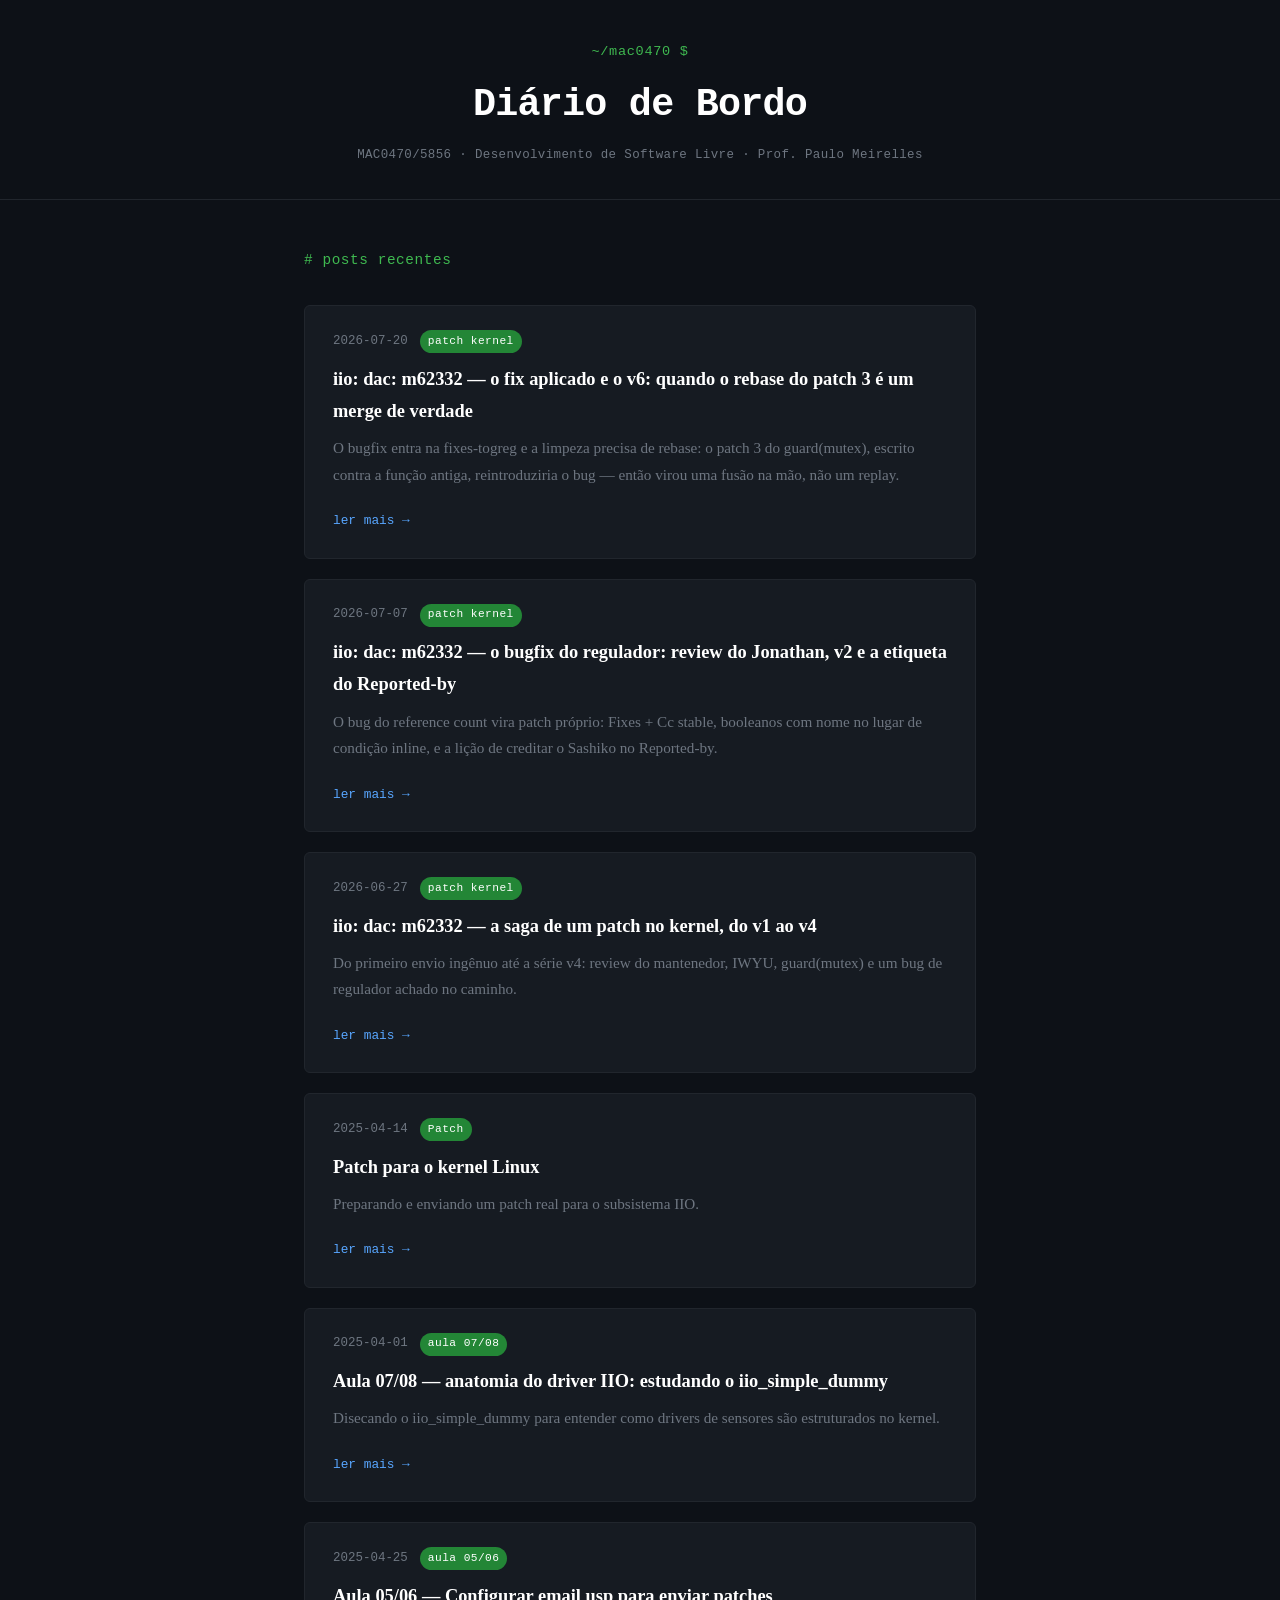
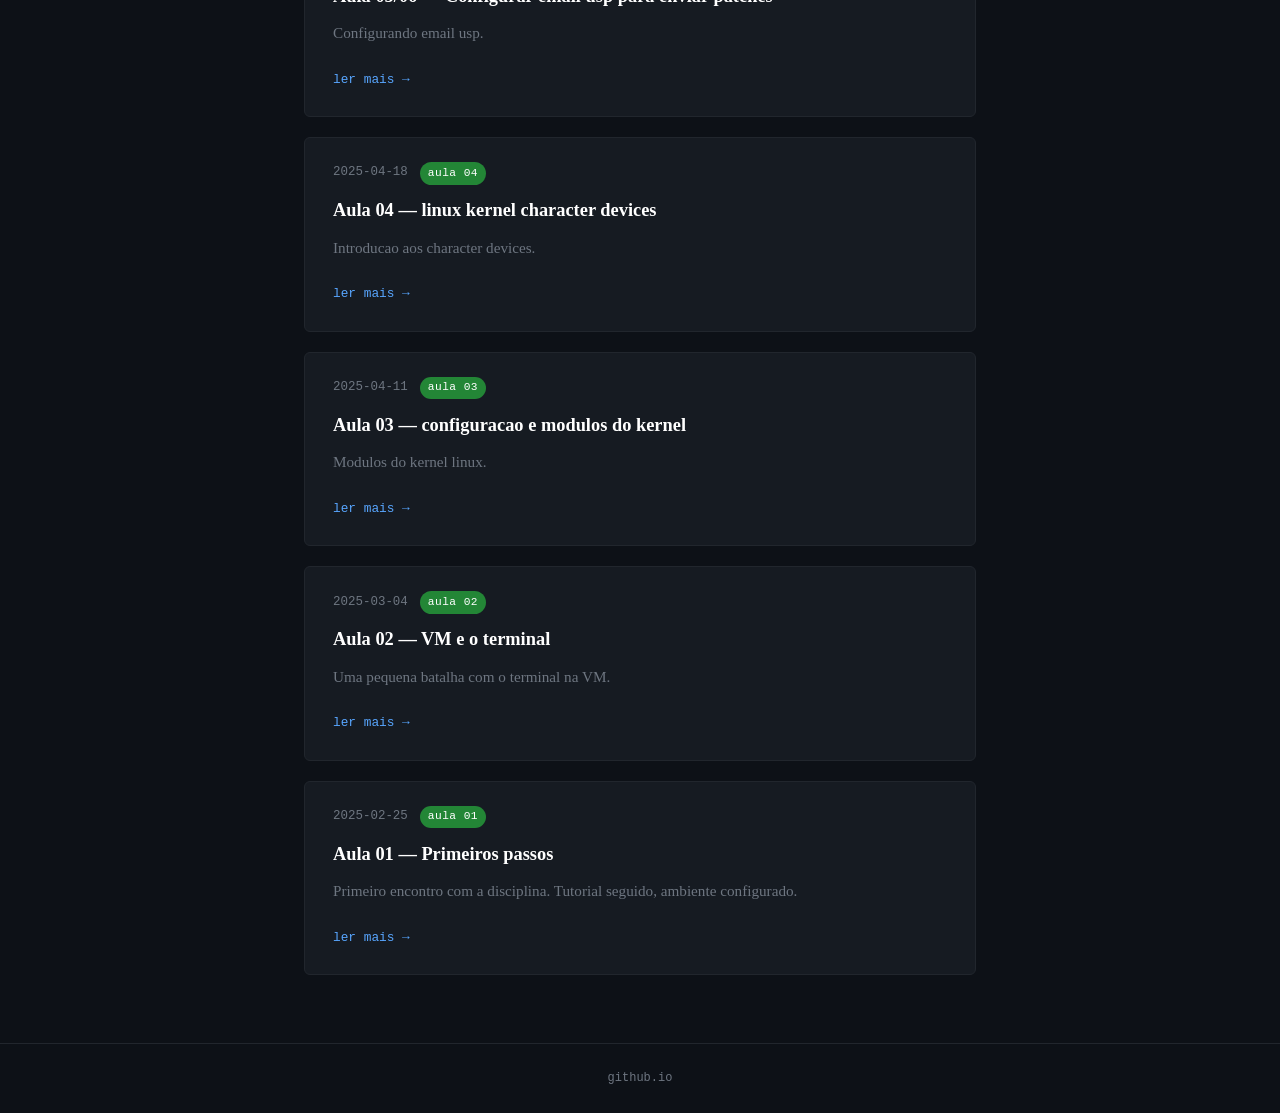
<file: index.html>
<!DOCTYPE html>
<html lang="pt-BR">
<head>
  <meta charset="UTF-8" />
  <meta name="viewport" content="width=device-width, initial-scale=1.0"/>
  <title>Blog — MAC0470/5856</title>
  <link rel="stylesheet" href="style.css" />
</head>
<body>
  <header>
    <div class="header-inner">
      <span class="prompt">~/mac0470 $</span>
      <h1>Diário de Bordo</h1>
      <p class="subtitle">MAC0470/5856 · Desenvolvimento de Software Livre · Prof. Paulo Meirelles</p>
    </div>
  </header>
  <main>
    <section class="posts">
      <h2 class="section-title"># posts recentes</h2>

      <article class="post-card">
        <div class="post-meta">
          <span class="date">2026-07-20</span>
          <span class="tag">patch kernel</span>
        </div>
        <h3><a href="posts/patch-m62332-v6.html">iio: dac: m62332 — o fix aplicado e o v6: quando o rebase do patch 3 é um merge de verdade</a></h3>
        <p class="excerpt">O bugfix entra na fixes-togreg e a limpeza precisa de rebase: o patch 3 do guard(mutex), escrito contra a função antiga, reintroduziria o bug — então virou uma fusão na mão, não um replay.</p>
        <a href="posts/patch-m62332-v6.html" class="read-more">ler mais →</a>
      </article>

      <article class="post-card">
        <div class="post-meta">
          <span class="date">2026-07-07</span>
          <span class="tag">patch kernel</span>
        </div>
        <h3><a href="posts/patch-m62332-fix.html">iio: dac: m62332 — o bugfix do regulador: review do Jonathan, v2 e a etiqueta do Reported-by</a></h3>
        <p class="excerpt">O bug do reference count vira patch próprio: Fixes + Cc stable, booleanos com nome no lugar de condição inline, e a lição de creditar o Sashiko no Reported-by.</p>
        <a href="posts/patch-m62332-fix.html" class="read-more">ler mais →</a>
      </article>

      <article class="post-card">
        <div class="post-meta">
          <span class="date">2026-06-27</span>
          <span class="tag">patch kernel</span>
        </div>
        <h3><a href="posts/patch-m62332.html">iio: dac: m62332 — a saga de um patch no kernel, do v1 ao v4</a></h3>
        <p class="excerpt">Do primeiro envio ingênuo até a série v4: review do mantenedor, IWYU, guard(mutex) e um bug de regulador achado no caminho.</p>
        <a href="posts/patch-m62332.html" class="read-more">ler mais →</a>
      </article>

      <article class="post-card">
        <div class="post-meta">
          <span class="date">2025-04-14</span>
          <span class="tag">Patch</span>
        </div>
        <h3><a href="posts/patch-kernel.html">Patch para o kernel Linux</a></h3>
        <p class="excerpt">Preparando e enviando um patch real para o subsistema IIO.</p>
        <a href="posts/patch-kernel.html" class="read-more">ler mais →</a>
      </article>

      <article class="post-card">
        <div class="post-meta">
          <span class="date">2025-04-01</span>
          <span class="tag">aula 07/08</span>
        </div>
        <h3><a href="posts/aula07-08.html">Aula 07/08 — anatomia do driver IIO: estudando o iio_simple_dummy</a></h3>
        <p class="excerpt">Disecando o iio_simple_dummy para entender como drivers de sensores são estruturados no kernel.</p>
        <a href="posts/aula-07-08.html" class="read-more">ler mais →</a>
      </article>

      <article class="post-card">
        <div class="post-meta">
          <span class="date">2025-04-25</span>
          <span class="tag">aula 05/06</span>
        </div>
        <h3><a href="posts/aula-05-06.html">Aula 05/06 — Configurar email usp para enviar patches</a></h3>
        <p class="excerpt">Configurando email usp.</p>
        <a href="posts/aula-05-06.html" class="read-more">ler mais →</a>
      </article>

      <article class="post-card">
        <div class="post-meta">
          <span class="date">2025-04-18</span>
          <span class="tag">aula 04</span>
        </div>
        <h3><a href="posts/aula-04.html">Aula 04 — linux kernel character devices</a></h3>
        <p class="excerpt">Introducao aos character devices.</p>
        <a href="posts/aula-04.html" class="read-more">ler mais →</a>
      </article>

      <article class="post-card">
        <div class="post-meta">
          <span class="date">2025-04-11</span>
          <span class="tag">aula 03</span>
        </div>
        <h3><a href="posts/aula-03.html">Aula 03 — configuracao e modulos do kernel</a></h3>
        <p class="excerpt">Modulos do kernel linux.</p>
        <a href="posts/aula-03.html" class="read-more">ler mais →</a>
      </article>

      <article class="post-card">
        <div class="post-meta">
          <span class="date">2025-03-04</span>
          <span class="tag">aula 02</span>
        </div>
        <h3><a href="posts/aula-02.html">Aula 02 — VM e o terminal</a></h3>
        <p class="excerpt">Uma pequena batalha com o terminal na VM.</p>
        <a href="posts/aula-02.html" class="read-more">ler mais →</a>
      </article>

      <article class="post-card">
        <div class="post-meta">
          <span class="date">2025-02-25</span>
          <span class="tag">aula 01</span>
        </div>
        <h3><a href="posts/aula-01.html">Aula 01 — Primeiros passos</a></h3>
        <p class="excerpt">Primeiro encontro com a disciplina. Tutorial seguido, ambiente configurado.</p>
        <a href="posts/aula-01.html" class="read-more">ler mais →</a>
      </article>

    </section>
  </main>
  <footer>
    <p><a href="https://github.com" target="_blank">github.io</a></p>
  </footer>
</body>
</html>
</file>
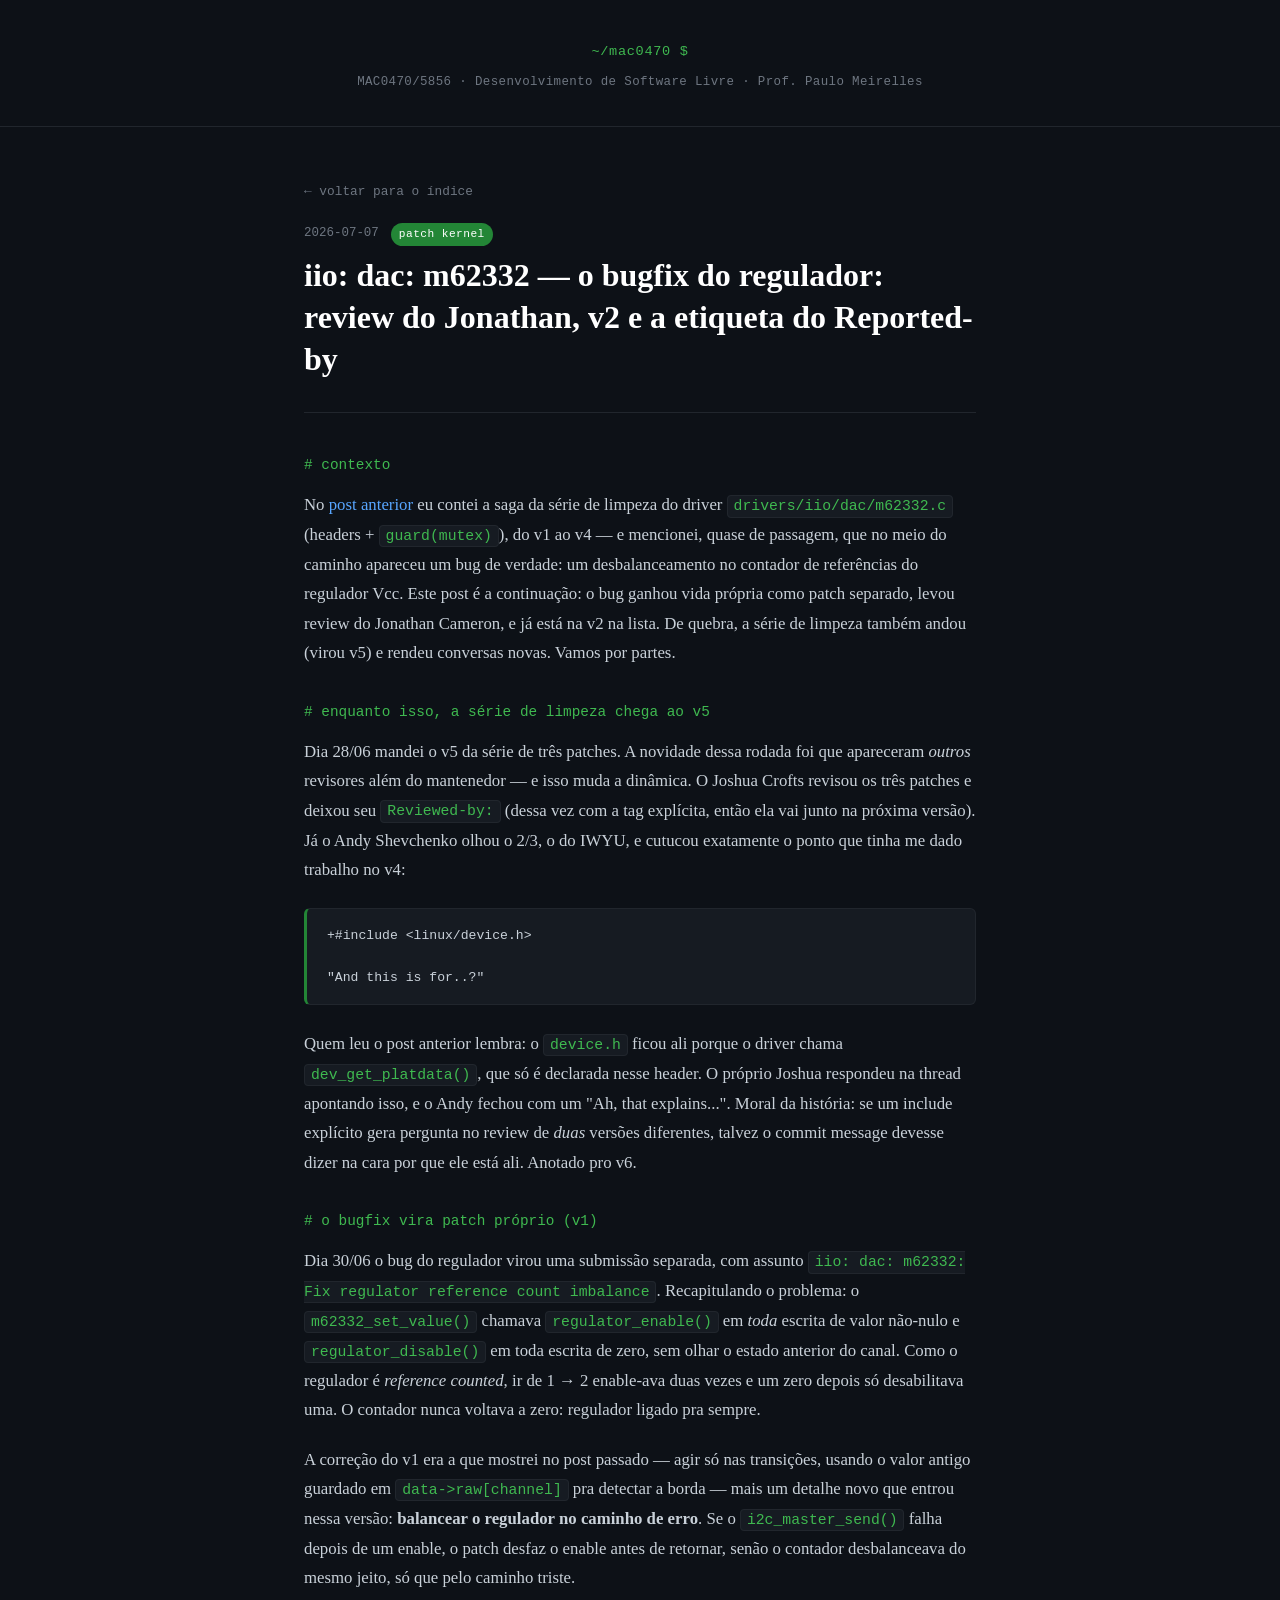
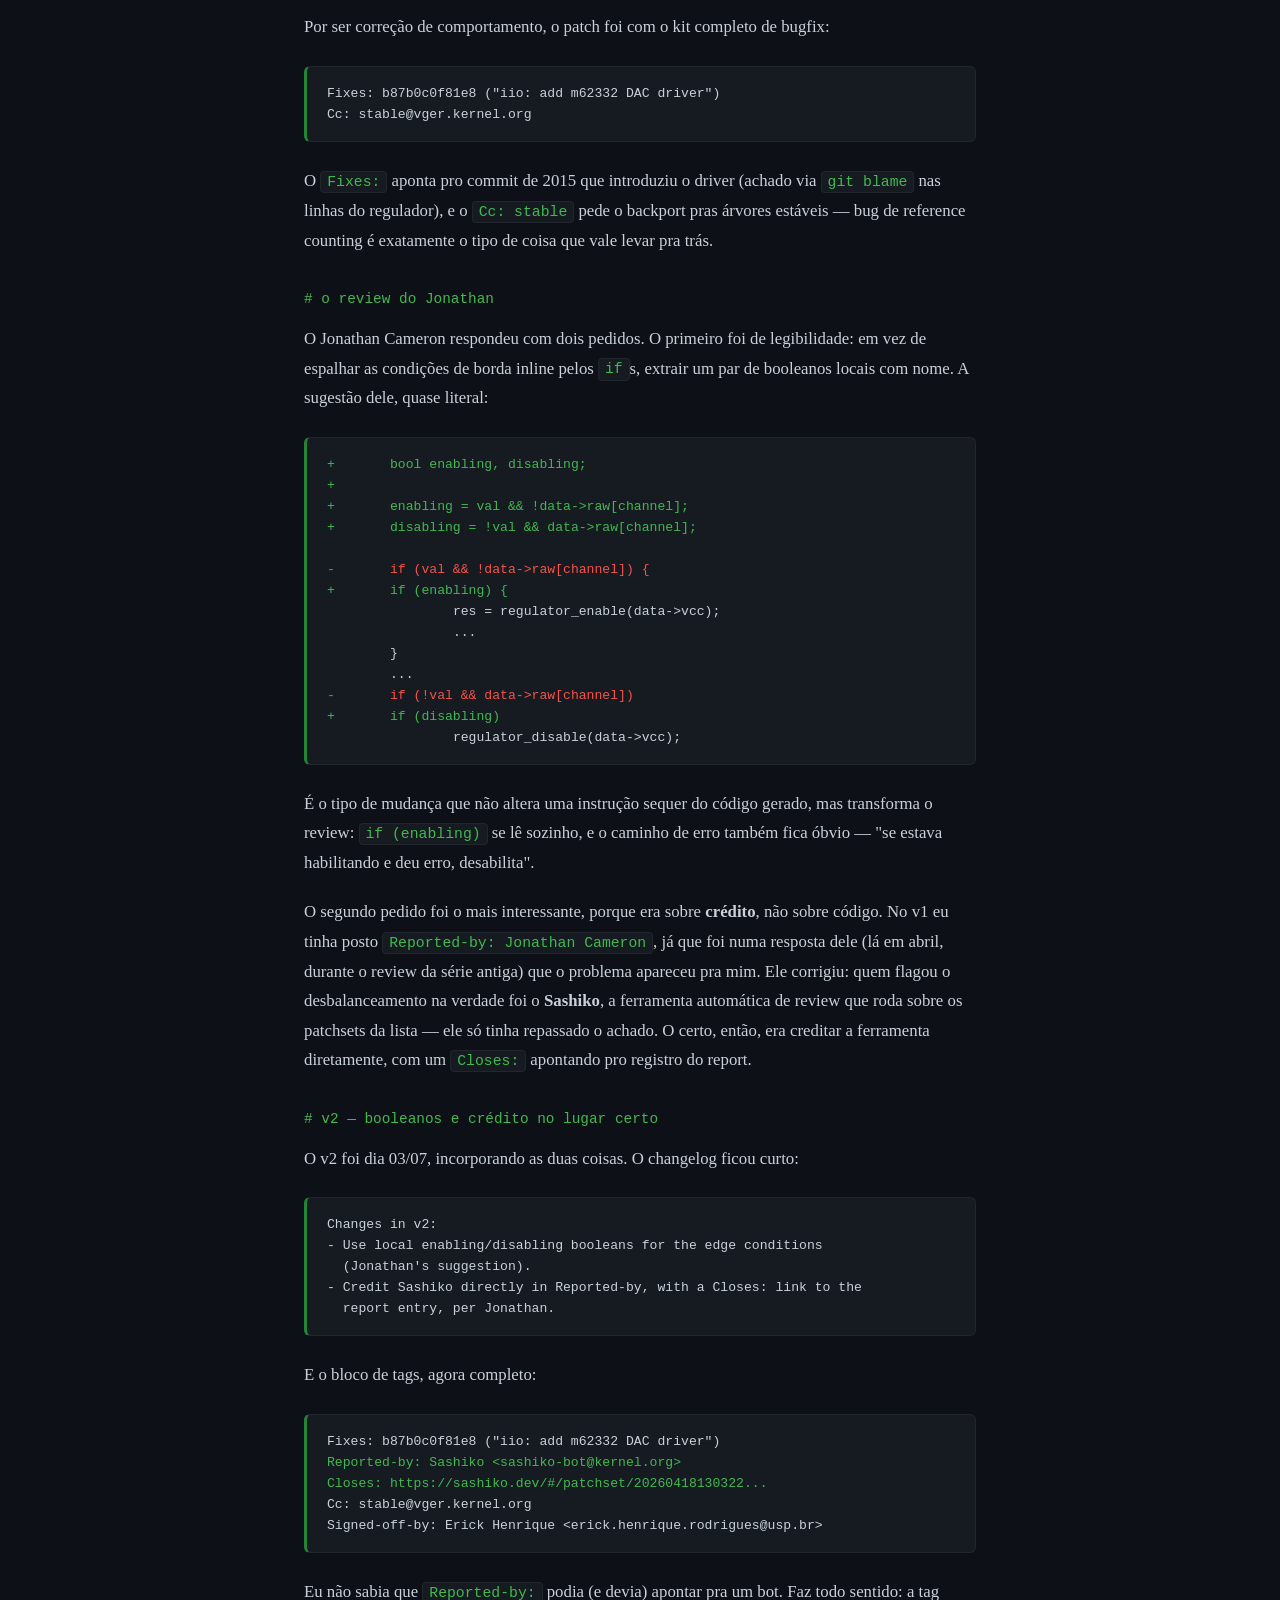
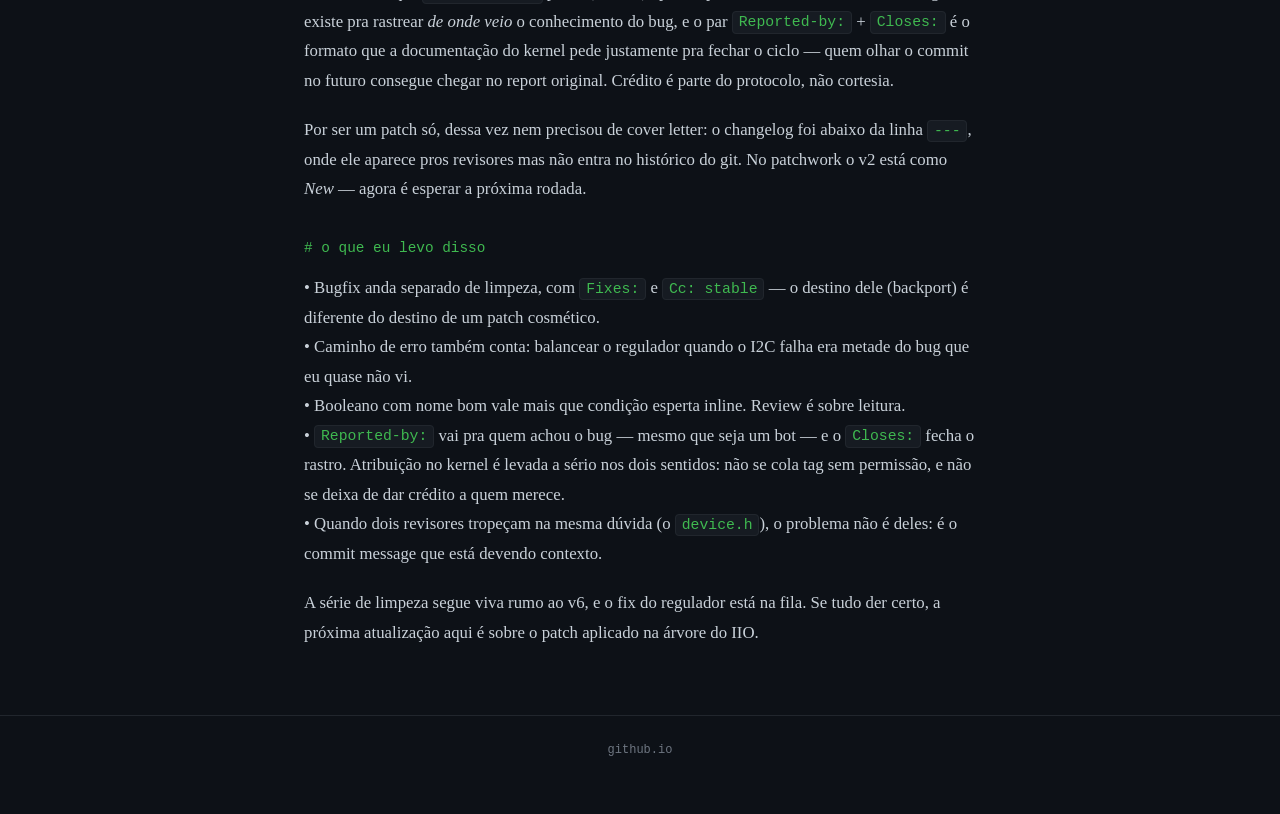
<file: posts/patch-m62332-fix.html>
<!DOCTYPE html>
<html lang="pt-BR">
<head>
  <meta charset="UTF-8" />
  <meta name="viewport" content="width=device-width, initial-scale=1.0"/>
  <title>iio: dac: m62332 — o bugfix do regulador — MAC0470/5856</title>
  <link rel="stylesheet" href="../style.css" />
</head>
<body>
  <header>
    <div class="header-inner">
      <span class="prompt">~/mac0470 $</span>

      <p class="subtitle">MAC0470/5856 · Desenvolvimento de Software Livre · Prof. Paulo Meirelles</p>
    </div>
  </header>

  <main>
    <article>
      <div class="post-header">
        <a href="../index.html" class="back-link">← voltar para o índice</a>
        <div class="post-meta">
          <span class="date">2026-07-07</span>
          <span class="tag">patch kernel</span>
        </div>
        <h1>iio: dac: m62332 — o bugfix do regulador: review do Jonathan, v2 e a etiqueta do Reported-by</h1>
      </div>

      <div class="post-content">

        <h2># contexto</h2>
        <p>
          No <a href="patch-m62332.html">post anterior</a> eu contei a saga da série de limpeza
          do driver <code>drivers/iio/dac/m62332.c</code> (headers + <code>guard(mutex)</code>),
          do v1 ao v4 — e mencionei, quase de passagem, que no meio do caminho apareceu um bug
          de verdade: um desbalanceamento no contador de referências do regulador Vcc. Este post
          é a continuação: o bug ganhou vida própria como patch separado, levou review do
          Jonathan Cameron, e já está na v2 na lista. De quebra, a série de limpeza também andou
          (virou v5) e rendeu conversas novas. Vamos por partes.
        </p>

        <h2># enquanto isso, a série de limpeza chega ao v5</h2>
        <p>
          Dia 28/06 mandei o v5 da série de três patches. A novidade dessa rodada foi que
          apareceram <em>outros</em> revisores além do mantenedor — e isso muda a dinâmica.
          O Joshua Crofts revisou os três patches e deixou seu
          <code>Reviewed-by:</code> (dessa vez com a tag explícita, então ela vai junto na
          próxima versão). Já o Andy Shevchenko olhou o 2/3, o do IWYU, e cutucou exatamente
          o ponto que tinha me dado trabalho no v4:
        </p>
        <pre><code>+#include &lt;linux/device.h&gt;

"And this is for..?"</code></pre>
        <p>
          Quem leu o post anterior lembra: o <code>device.h</code> ficou ali porque o driver
          chama <code>dev_get_platdata()</code>, que só é declarada nesse header. O próprio
          Joshua respondeu na thread apontando isso, e o Andy fechou com um "Ah, that
          explains...". Moral da história: se um include explícito gera pergunta no review de
          <em>duas</em> versões diferentes, talvez o commit message devesse dizer na cara por
          que ele está ali. Anotado pro v6.
        </p>

        <h2># o bugfix vira patch próprio (v1)</h2>
        <p>
          Dia 30/06 o bug do regulador virou uma submissão separada, com assunto
          <code>iio: dac: m62332: Fix regulator reference count imbalance</code>. Recapitulando
          o problema: o <code>m62332_set_value()</code> chamava <code>regulator_enable()</code>
          em <em>toda</em> escrita de valor não-nulo e <code>regulator_disable()</code> em toda
          escrita de zero, sem olhar o estado anterior do canal. Como o regulador é
          <em>reference counted</em>, ir de 1 → 2 enable-ava duas vezes e um zero depois só
          desabilitava uma. O contador nunca voltava a zero: regulador ligado pra sempre.
        </p>
        <p>
          A correção do v1 era a que mostrei no post passado — agir só nas transições, usando o
          valor antigo guardado em <code>data-&gt;raw[channel]</code> pra detectar a borda — mais
          um detalhe novo que entrou nessa versão: <strong>balancear o regulador no caminho de
          erro</strong>. Se o <code>i2c_master_send()</code> falha depois de um enable, o patch
          desfaz o enable antes de retornar, senão o contador desbalanceava do mesmo jeito, só
          que pelo caminho triste.
        </p>
        <p>
          Por ser correção de comportamento, o patch foi com o kit completo de bugfix:
        </p>
        <pre><code>Fixes: b87b0c0f81e8 ("iio: add m62332 DAC driver")
Cc: stable@vger.kernel.org</code></pre>
        <p>
          O <code>Fixes:</code> aponta pro commit de 2015 que introduziu o driver (achado via
          <code>git blame</code> nas linhas do regulador), e o <code>Cc: stable</code> pede o
          backport pras árvores estáveis — bug de reference counting é exatamente o tipo de
          coisa que vale levar pra trás.
        </p>

        <h2># o review do Jonathan</h2>
        <p>
          O Jonathan Cameron respondeu com dois pedidos. O primeiro foi de legibilidade: em vez
          de espalhar as condições de borda inline pelos <code>if</code>s, extrair um par de
          booleanos locais com nome. A sugestão dele, quase literal:
        </p>
        <pre><code><span class="add">+	bool enabling, disabling;</span>
<span class="add">+</span>
<span class="add">+	enabling = val &amp;&amp; !data-&gt;raw[channel];</span>
<span class="add">+	disabling = !val &amp;&amp; data-&gt;raw[channel];</span>

<span class="del">-	if (val &amp;&amp; !data-&gt;raw[channel]) {</span>
<span class="add">+	if (enabling) {</span>
 		res = regulator_enable(data-&gt;vcc);
 		...
 	}
 	...
<span class="del">-	if (!val &amp;&amp; data-&gt;raw[channel])</span>
<span class="add">+	if (disabling)</span>
 		regulator_disable(data-&gt;vcc);</code></pre>
        <p>
          É o tipo de mudança que não altera uma instrução sequer do código gerado, mas
          transforma o review: <code>if (enabling)</code> se lê sozinho, e o caminho de erro
          também fica óbvio — "se estava habilitando e deu erro, desabilita".
        </p>
        <p>
          O segundo pedido foi o mais interessante, porque era sobre <strong>crédito</strong>,
          não sobre código. No v1 eu tinha posto <code>Reported-by: Jonathan Cameron</code>,
          já que foi numa resposta dele (lá em abril, durante o review da série antiga) que o
          problema apareceu pra mim. Ele corrigiu: quem flagou o desbalanceamento na verdade
          foi o <strong>Sashiko</strong>, a ferramenta automática de review que roda sobre os
          patchsets da lista — ele só tinha repassado o achado. O certo, então, era creditar a
          ferramenta diretamente, com um <code>Closes:</code> apontando pro registro do report.
        </p>

        <h2># v2 — booleanos e crédito no lugar certo</h2>
        <p>
          O v2 foi dia 03/07, incorporando as duas coisas. O changelog ficou curto:
        </p>
        <pre><code>Changes in v2:
- Use local enabling/disabling booleans for the edge conditions
  (Jonathan's suggestion).
- Credit Sashiko directly in Reported-by, with a Closes: link to the
  report entry, per Jonathan.</code></pre>
        <p>
          E o bloco de tags, agora completo:
        </p>
        <pre><code>Fixes: b87b0c0f81e8 ("iio: add m62332 DAC driver")
<span class="add">Reported-by: Sashiko &lt;sashiko-bot@kernel.org&gt;</span>
<span class="add">Closes: https://sashiko.dev/#/patchset/20260418130322...</span>
Cc: stable@vger.kernel.org
Signed-off-by: Erick Henrique &lt;erick.henrique.rodrigues@usp.br&gt;</code></pre>
        <p>
          Eu não sabia que <code>Reported-by:</code> podia (e devia) apontar pra um bot. Faz
          todo sentido: a tag existe pra rastrear <em>de onde veio</em> o conhecimento do bug,
          e o par <code>Reported-by:</code> + <code>Closes:</code> é o formato que a
          documentação do kernel pede justamente pra fechar o ciclo — quem olhar o commit no
          futuro consegue chegar no report original. Crédito é parte do protocolo, não
          cortesia.
        </p>
        <p>
          Por ser um patch só, dessa vez nem precisou de cover letter: o changelog foi abaixo
          da linha <code>---</code>, onde ele aparece pros revisores mas não entra no histórico
          do git. No patchwork o v2 está como <em>New</em> — agora é esperar a próxima rodada.
        </p>

        <h2># o que eu levo disso</h2>
        <p>
          • Bugfix anda separado de limpeza, com <code>Fixes:</code> e <code>Cc: stable</code>
          — o destino dele (backport) é diferente do destino de um patch cosmético.<br/>
          • Caminho de erro também conta: balancear o regulador quando o I2C falha era metade
          do bug que eu quase não vi.<br/>
          • Booleano com nome bom vale mais que condição esperta inline. Review é sobre leitura.<br/>
          • <code>Reported-by:</code> vai pra quem achou o bug — mesmo que seja um bot — e o
          <code>Closes:</code> fecha o rastro. Atribuição no kernel é levada a sério nos dois
          sentidos: não se cola tag sem permissão, e não se deixa de dar crédito a quem merece.<br/>
          • Quando dois revisores tropeçam na mesma dúvida (o <code>device.h</code>), o problema
          não é deles: é o commit message que está devendo contexto.
        </p>
        <p>
          A série de limpeza segue viva rumo ao v6, e o fix do regulador está na fila. Se tudo
          der certo, a próxima atualização aqui é sobre o patch aplicado na árvore do IIO.
        </p>
      </div>
    </article>
  </main>

  <footer>
    <p><a href="https://github.com" target="_blank">github.io</a></p>
  </footer>
</body>
</html>
</file>
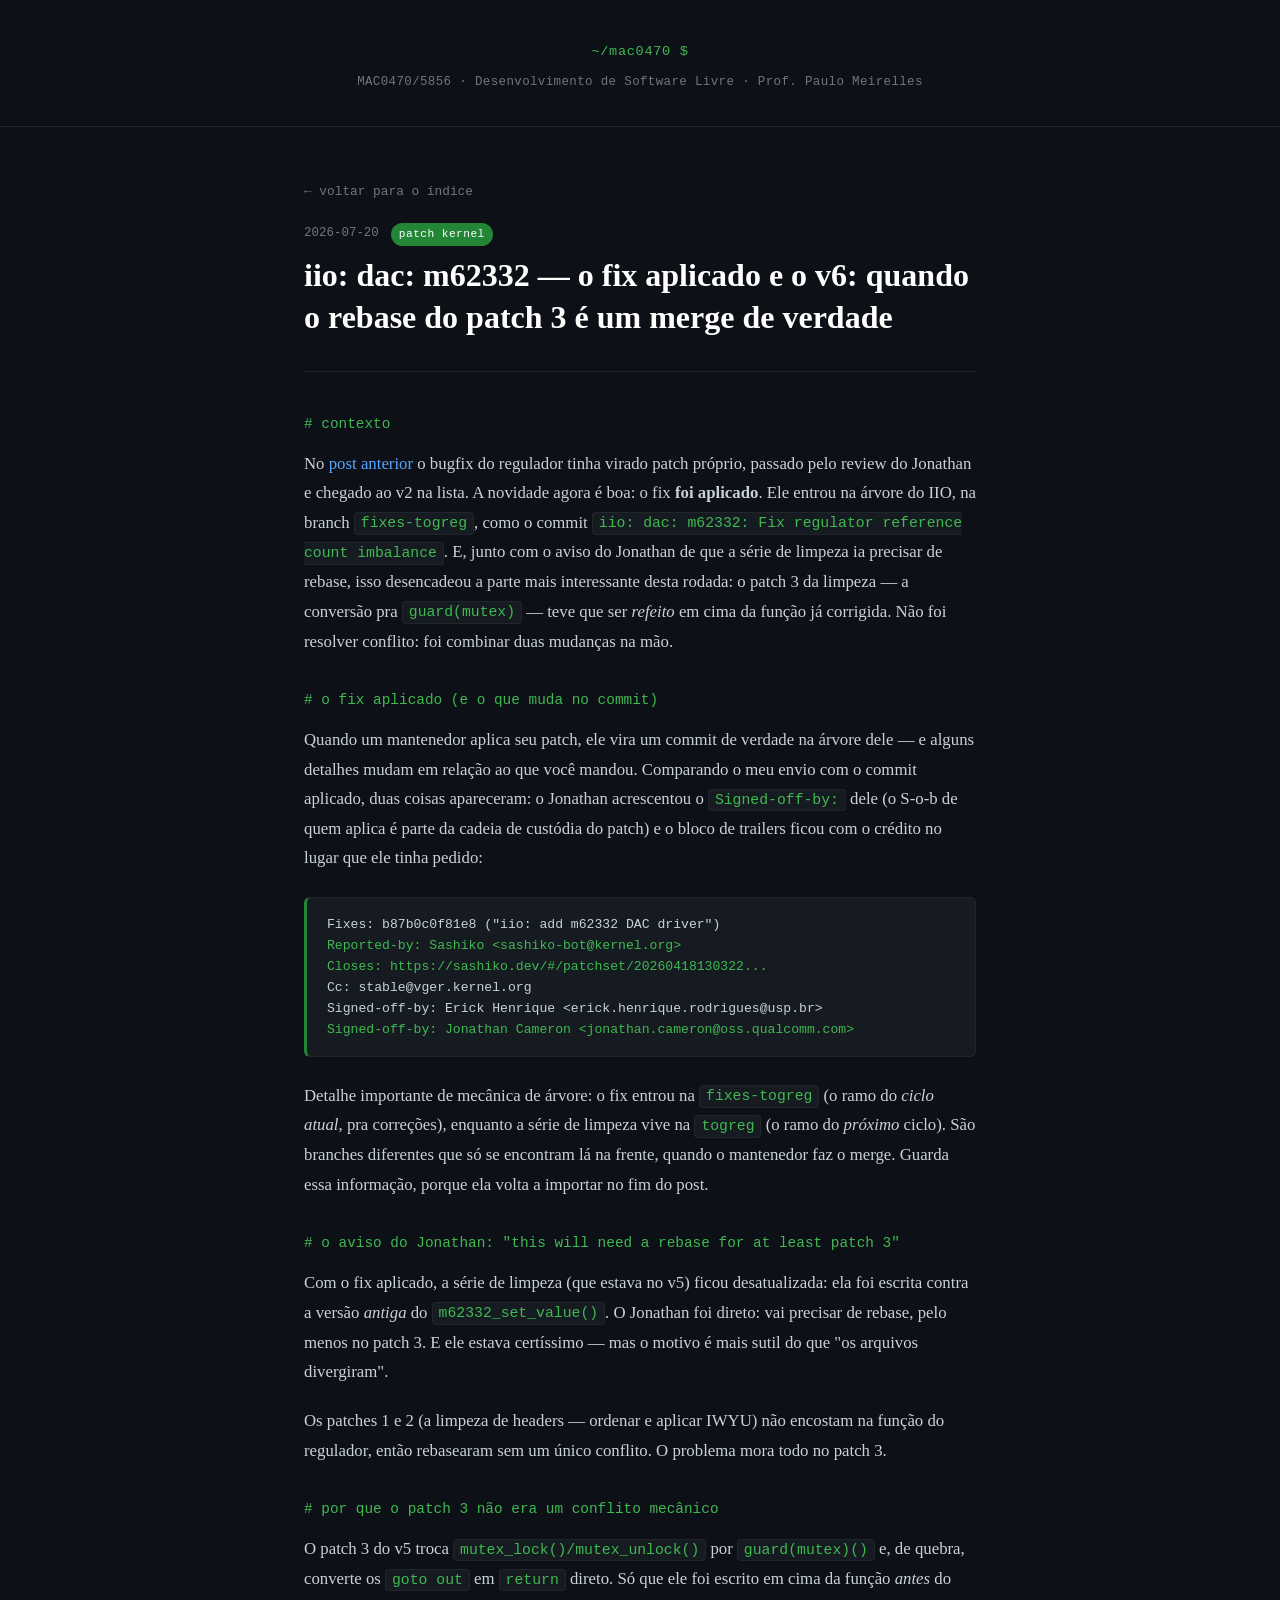
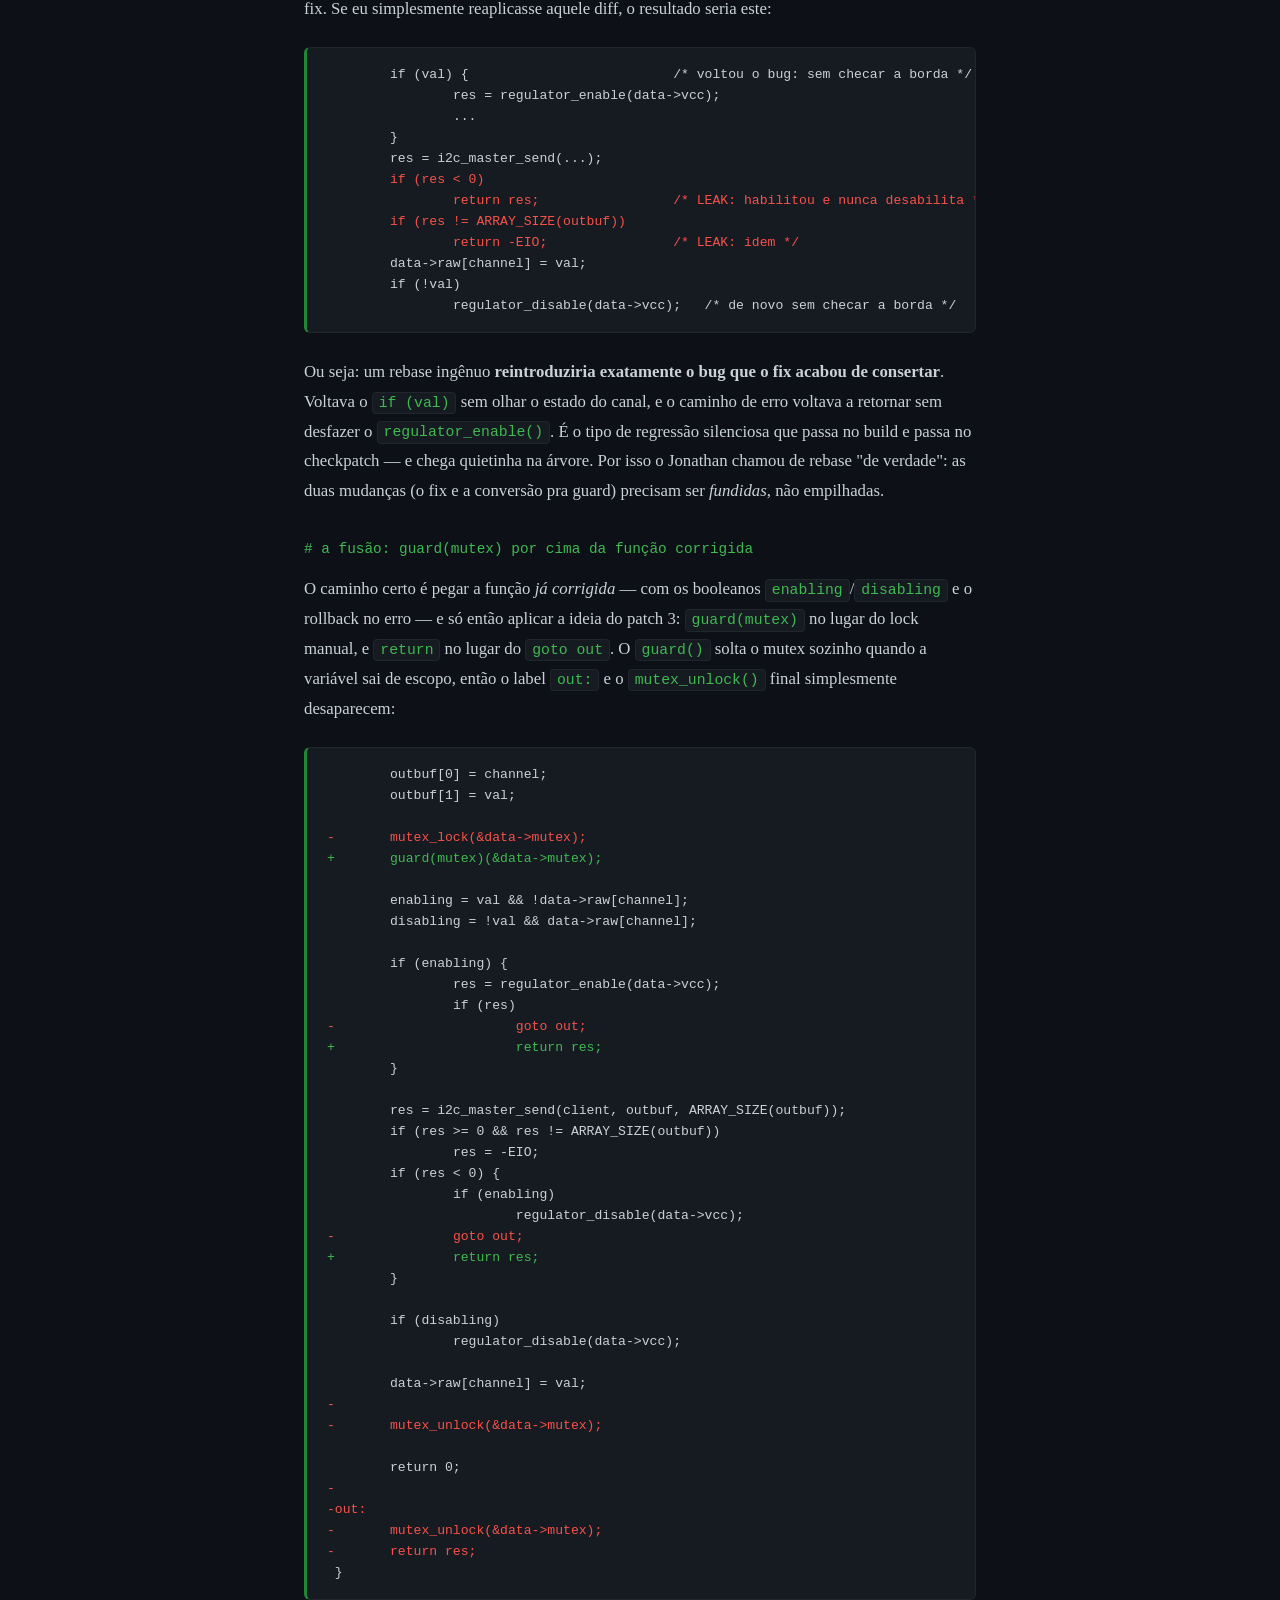
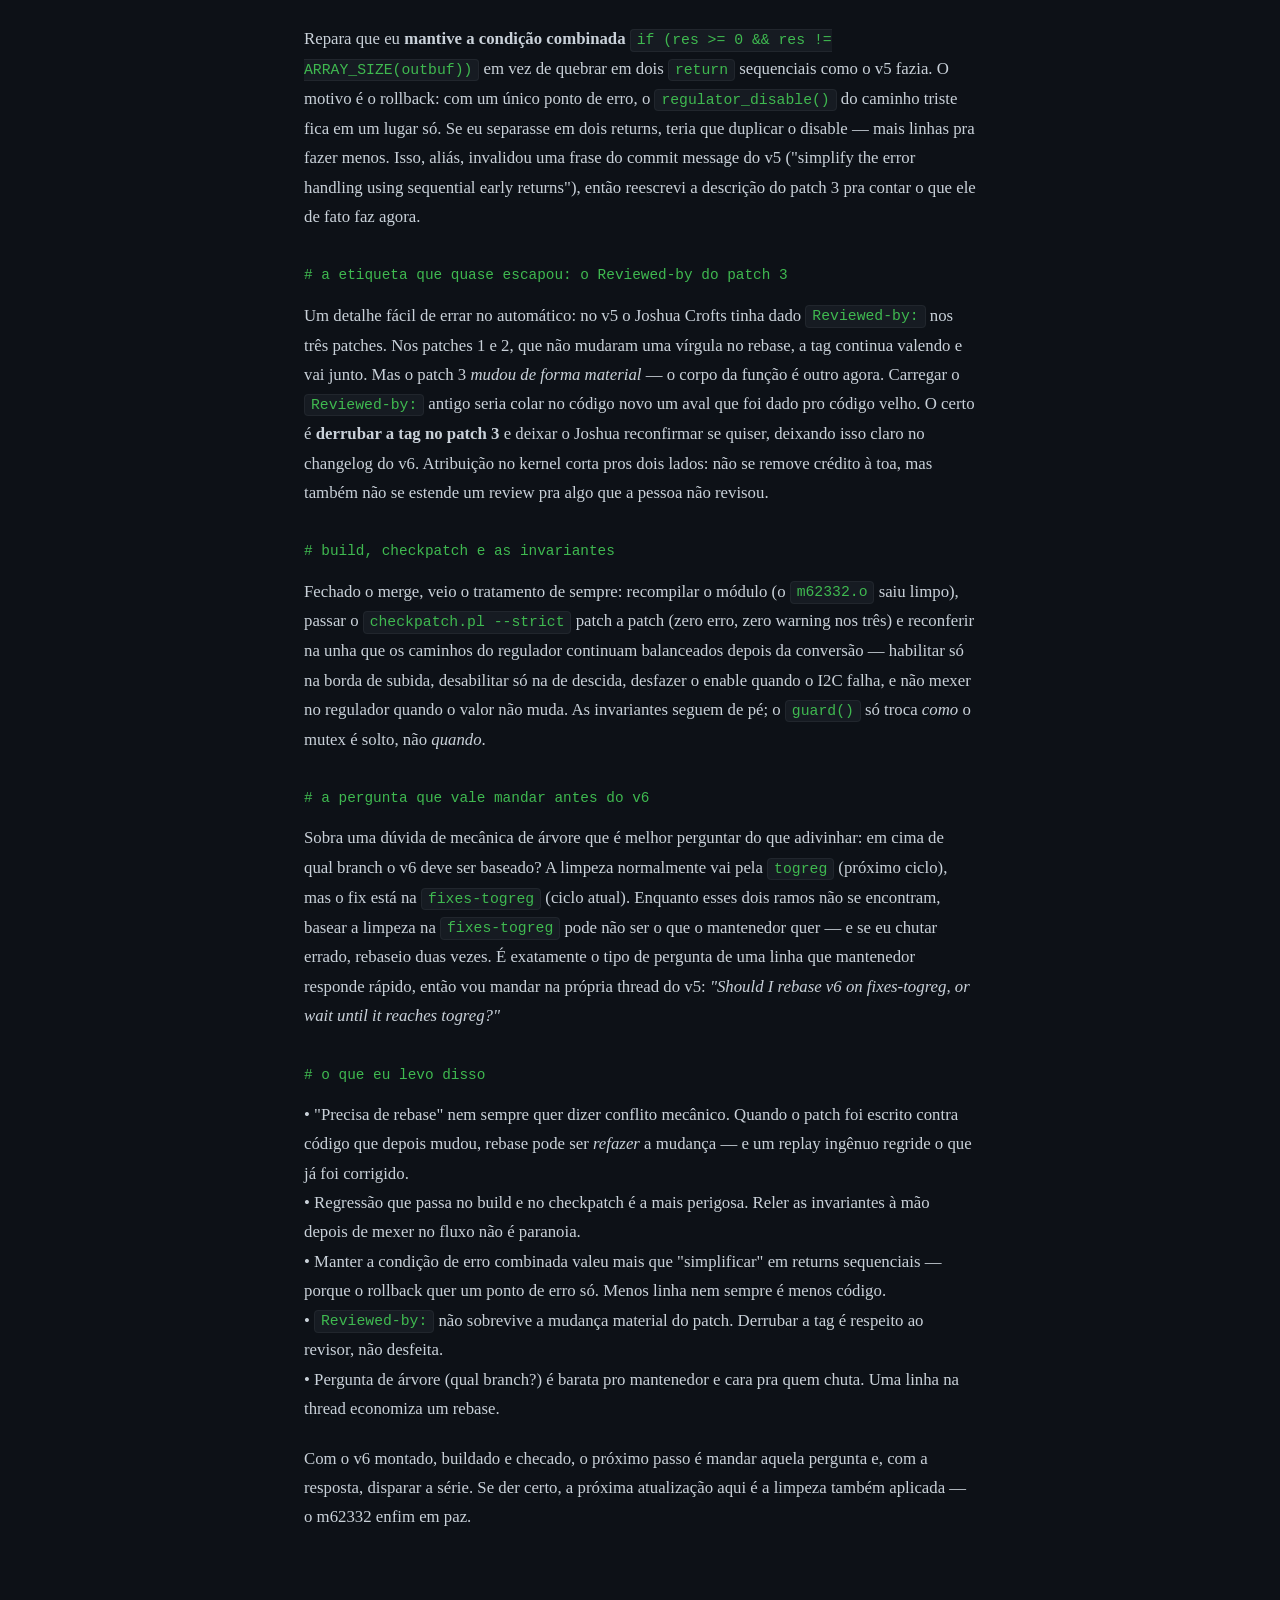
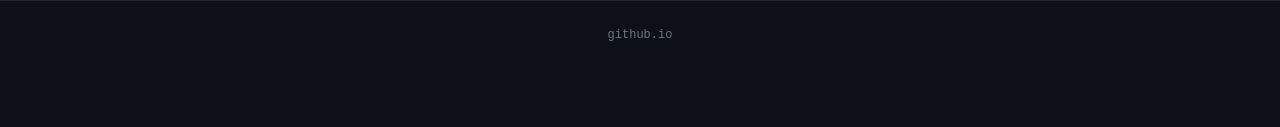
<file: posts/patch-m62332-v6.html>
<!DOCTYPE html>
<html lang="pt-BR">
<head>
  <meta charset="UTF-8" />
  <meta name="viewport" content="width=device-width, initial-scale=1.0"/>
  <title>iio: dac: m62332 — o fix aplicado e o v6: quando o rebase do patch 3 é um merge de verdade — MAC0470/5856</title>
  <link rel="stylesheet" href="../style.css" />
</head>
<body>
  <header>
    <div class="header-inner">
      <span class="prompt">~/mac0470 $</span>

      <p class="subtitle">MAC0470/5856 · Desenvolvimento de Software Livre · Prof. Paulo Meirelles</p>
    </div>
  </header>

  <main>
    <article>
      <div class="post-header">
        <a href="../index.html" class="back-link">← voltar para o índice</a>
        <div class="post-meta">
          <span class="date">2026-07-20</span>
          <span class="tag">patch kernel</span>
        </div>
        <h1>iio: dac: m62332 — o fix aplicado e o v6: quando o rebase do patch 3 é um merge de verdade</h1>
      </div>

      <div class="post-content">

        <h2># contexto</h2>
        <p>
          No <a href="patch-m62332-fix.html">post anterior</a> o bugfix do regulador tinha
          virado patch próprio, passado pelo review do Jonathan e chegado ao v2 na lista. A
          novidade agora é boa: o fix <strong>foi aplicado</strong>. Ele entrou na árvore do
          IIO, na branch <code>fixes-togreg</code>, como o commit
          <code>iio: dac: m62332: Fix regulator reference count imbalance</code>. E, junto com
          o aviso do Jonathan de que a série de limpeza ia precisar de rebase, isso desencadeou
          a parte mais interessante desta rodada: o patch 3 da limpeza — a conversão pra
          <code>guard(mutex)</code> — teve que ser <em>refeito</em> em cima da função já
          corrigida. Não foi resolver conflito: foi combinar duas mudanças na mão.
        </p>

        <h2># o fix aplicado (e o que muda no commit)</h2>
        <p>
          Quando um mantenedor aplica seu patch, ele vira um commit de verdade na árvore dele —
          e alguns detalhes mudam em relação ao que você mandou. Comparando o meu envio com o
          commit aplicado, duas coisas apareceram: o Jonathan acrescentou o
          <code>Signed-off-by:</code> dele (o S-o-b de quem aplica é parte da cadeia de custódia
          do patch) e o bloco de trailers ficou com o crédito no lugar que ele tinha pedido:
        </p>
        <pre><code>Fixes: b87b0c0f81e8 ("iio: add m62332 DAC driver")
<span class="add">Reported-by: Sashiko &lt;sashiko-bot@kernel.org&gt;</span>
<span class="add">Closes: https://sashiko.dev/#/patchset/20260418130322...</span>
Cc: stable@vger.kernel.org
Signed-off-by: Erick Henrique &lt;erick.henrique.rodrigues@usp.br&gt;
<span class="add">Signed-off-by: Jonathan Cameron &lt;jonathan.cameron@oss.qualcomm.com&gt;</span></code></pre>
        <p>
          Detalhe importante de mecânica de árvore: o fix entrou na
          <code>fixes-togreg</code> (o ramo do <em>ciclo atual</em>, pra correções), enquanto a
          série de limpeza vive na <code>togreg</code> (o ramo do <em>próximo</em> ciclo). São
          branches diferentes que só se encontram lá na frente, quando o mantenedor faz o merge.
          Guarda essa informação, porque ela volta a importar no fim do post.
        </p>

        <h2># o aviso do Jonathan: "this will need a rebase for at least patch 3"</h2>
        <p>
          Com o fix aplicado, a série de limpeza (que estava no v5) ficou desatualizada: ela foi
          escrita contra a versão <em>antiga</em> do <code>m62332_set_value()</code>. O Jonathan
          foi direto: vai precisar de rebase, pelo menos no patch 3. E ele estava certíssimo —
          mas o motivo é mais sutil do que "os arquivos divergiram".
        </p>
        <p>
          Os patches 1 e 2 (a limpeza de headers — ordenar e aplicar IWYU) não encostam na
          função do regulador, então rebasearam sem um único conflito. O problema mora todo no
          patch 3.
        </p>

        <h2># por que o patch 3 não era um conflito mecânico</h2>
        <p>
          O patch 3 do v5 troca <code>mutex_lock()/mutex_unlock()</code> por
          <code>guard(mutex)()</code> e, de quebra, converte os <code>goto out</code> em
          <code>return</code> direto. Só que ele foi escrito em cima da função <em>antes</em> do
          fix. Se eu simplesmente reaplicasse aquele diff, o resultado seria este:
        </p>
        <pre><code>	if (val) {                          /* voltou o bug: sem checar a borda */
		res = regulator_enable(data-&gt;vcc);
		...
	}
	res = i2c_master_send(...);
<span class="del">	if (res &lt; 0)</span>
<span class="del">		return res;                 /* LEAK: habilitou e nunca desabilita */</span>
<span class="del">	if (res != ARRAY_SIZE(outbuf))</span>
<span class="del">		return -EIO;                /* LEAK: idem */</span>
	data-&gt;raw[channel] = val;
	if (!val)
		regulator_disable(data-&gt;vcc);   /* de novo sem checar a borda */</code></pre>
        <p>
          Ou seja: um rebase ingênuo <strong>reintroduziria exatamente o bug que o fix acabou de
          consertar</strong>. Voltava o <code>if (val)</code> sem olhar o estado do canal, e o
          caminho de erro voltava a retornar sem desfazer o <code>regulator_enable()</code>. É
          o tipo de regressão silenciosa que passa no build e passa no checkpatch — e chega
          quietinha na árvore. Por isso o Jonathan chamou de rebase "de verdade": as duas
          mudanças (o fix e a conversão pra guard) precisam ser <em>fundidas</em>, não empilhadas.
        </p>

        <h2># a fusão: guard(mutex) por cima da função corrigida</h2>
        <p>
          O caminho certo é pegar a função <em>já corrigida</em> — com os booleanos
          <code>enabling</code>/<code>disabling</code> e o rollback no erro — e só então aplicar
          a ideia do patch 3: <code>guard(mutex)</code> no lugar do lock manual, e
          <code>return</code> no lugar do <code>goto out</code>. O <code>guard()</code> solta o
          mutex sozinho quando a variável sai de escopo, então o label <code>out:</code> e o
          <code>mutex_unlock()</code> final simplesmente desaparecem:
        </p>
        <pre><code> 	outbuf[0] = channel;
 	outbuf[1] = val;

<span class="del">-	mutex_lock(&amp;data-&gt;mutex);</span>
<span class="add">+	guard(mutex)(&amp;data-&gt;mutex);</span>

 	enabling = val &amp;&amp; !data-&gt;raw[channel];
 	disabling = !val &amp;&amp; data-&gt;raw[channel];

 	if (enabling) {
 		res = regulator_enable(data-&gt;vcc);
 		if (res)
<span class="del">-			goto out;</span>
<span class="add">+			return res;</span>
 	}

 	res = i2c_master_send(client, outbuf, ARRAY_SIZE(outbuf));
 	if (res &gt;= 0 &amp;&amp; res != ARRAY_SIZE(outbuf))
 		res = -EIO;
 	if (res &lt; 0) {
 		if (enabling)
 			regulator_disable(data-&gt;vcc);
<span class="del">-		goto out;</span>
<span class="add">+		return res;</span>
 	}

 	if (disabling)
 		regulator_disable(data-&gt;vcc);

 	data-&gt;raw[channel] = val;
<span class="del">-</span>
<span class="del">-	mutex_unlock(&amp;data-&gt;mutex);</span>

 	return 0;
<span class="del">-</span>
<span class="del">-out:</span>
<span class="del">-	mutex_unlock(&amp;data-&gt;mutex);</span>
<span class="del">-	return res;</span>
 }</code></pre>
        <p>
          Repara que eu <strong>mantive a condição combinada</strong>
          <code>if (res &gt;= 0 &amp;&amp; res != ARRAY_SIZE(outbuf))</code> em vez de quebrar em dois
          <code>return</code> sequenciais como o v5 fazia. O motivo é o rollback: com um único
          ponto de erro, o <code>regulator_disable()</code> do caminho triste fica em um lugar
          só. Se eu separasse em dois returns, teria que duplicar o disable — mais linhas pra
          fazer menos. Isso, aliás, invalidou uma frase do commit message do v5 ("simplify the
          error handling using sequential early returns"), então reescrevi a descrição do patch 3
          pra contar o que ele de fato faz agora.
        </p>

        <h2># a etiqueta que quase escapou: o Reviewed-by do patch 3</h2>
        <p>
          Um detalhe fácil de errar no automático: no v5 o Joshua Crofts tinha dado
          <code>Reviewed-by:</code> nos três patches. Nos patches 1 e 2, que não mudaram uma
          vírgula no rebase, a tag continua valendo e vai junto. Mas o patch 3 <em>mudou de
          forma material</em> — o corpo da função é outro agora. Carregar o
          <code>Reviewed-by:</code> antigo seria colar no código novo um aval que foi dado pro
          código velho. O certo é <strong>derrubar a tag no patch 3</strong> e deixar o Joshua
          reconfirmar se quiser, deixando isso claro no changelog do v6. Atribuição no kernel
          corta pros dois lados: não se remove crédito à toa, mas também não se estende um review
          pra algo que a pessoa não revisou.
        </p>

        <h2># build, checkpatch e as invariantes</h2>
        <p>
          Fechado o merge, veio o tratamento de sempre: recompilar o módulo (o
          <code>m62332.o</code> saiu limpo), passar o <code>checkpatch.pl --strict</code> patch a
          patch (zero erro, zero warning nos três) e reconferir na unha que os caminhos do
          regulador continuam balanceados depois da conversão — habilitar só na borda de subida,
          desabilitar só na de descida, desfazer o enable quando o I2C falha, e não mexer no
          regulador quando o valor não muda. As invariantes seguem de pé; o
          <code>guard()</code> só troca <em>como</em> o mutex é solto, não <em>quando</em>.
        </p>

        <h2># a pergunta que vale mandar antes do v6</h2>
        <p>
          Sobra uma dúvida de mecânica de árvore que é melhor perguntar do que adivinhar: em cima
          de qual branch o v6 deve ser baseado? A limpeza normalmente vai pela
          <code>togreg</code> (próximo ciclo), mas o fix está na <code>fixes-togreg</code> (ciclo
          atual). Enquanto esses dois ramos não se encontram, basear a limpeza na
          <code>fixes-togreg</code> pode não ser o que o mantenedor quer — e se eu chutar errado,
          reba​seio duas vezes. É exatamente o tipo de pergunta de uma linha que mantenedor
          responde rápido, então vou mandar na própria thread do v5:
          <em>"Should I rebase v6 on fixes-togreg, or wait until it reaches togreg?"</em>
        </p>

        <h2># o que eu levo disso</h2>
        <p>
          • "Precisa de rebase" nem sempre quer dizer conflito mecânico. Quando o patch foi
          escrito contra código que depois mudou, rebase pode ser <em>refazer</em> a mudança —
          e um replay ingênuo regride o que já foi corrigido.<br/>
          • Regressão que passa no build e no checkpatch é a mais perigosa. Reler as invariantes
          à mão depois de mexer no fluxo não é paranoia.<br/>
          • Manter a condição de erro combinada valeu mais que "simplificar" em returns
          sequenciais — porque o rollback quer um ponto de erro só. Menos linha nem sempre é
          menos código.<br/>
          • <code>Reviewed-by:</code> não sobrevive a mudança material do patch. Derrubar a tag
          é respeito ao revisor, não desfeita.<br/>
          • Pergunta de árvore (qual branch?) é barata pro mantenedor e cara pra quem chuta.
          Uma linha na thread economiza um rebase.
        </p>
        <p>
          Com o v6 montado, buildado e checado, o próximo passo é mandar aquela pergunta e, com
          a resposta, disparar a série. Se der certo, a próxima atualização aqui é a limpeza
          também aplicada — o m62332 enfim em paz.
        </p>
      </div>
    </article>
  </main>

  <footer>
    <p><a href="https://github.com" target="_blank">github.io</a></p>
  </footer>
</body>
</html>
</file>
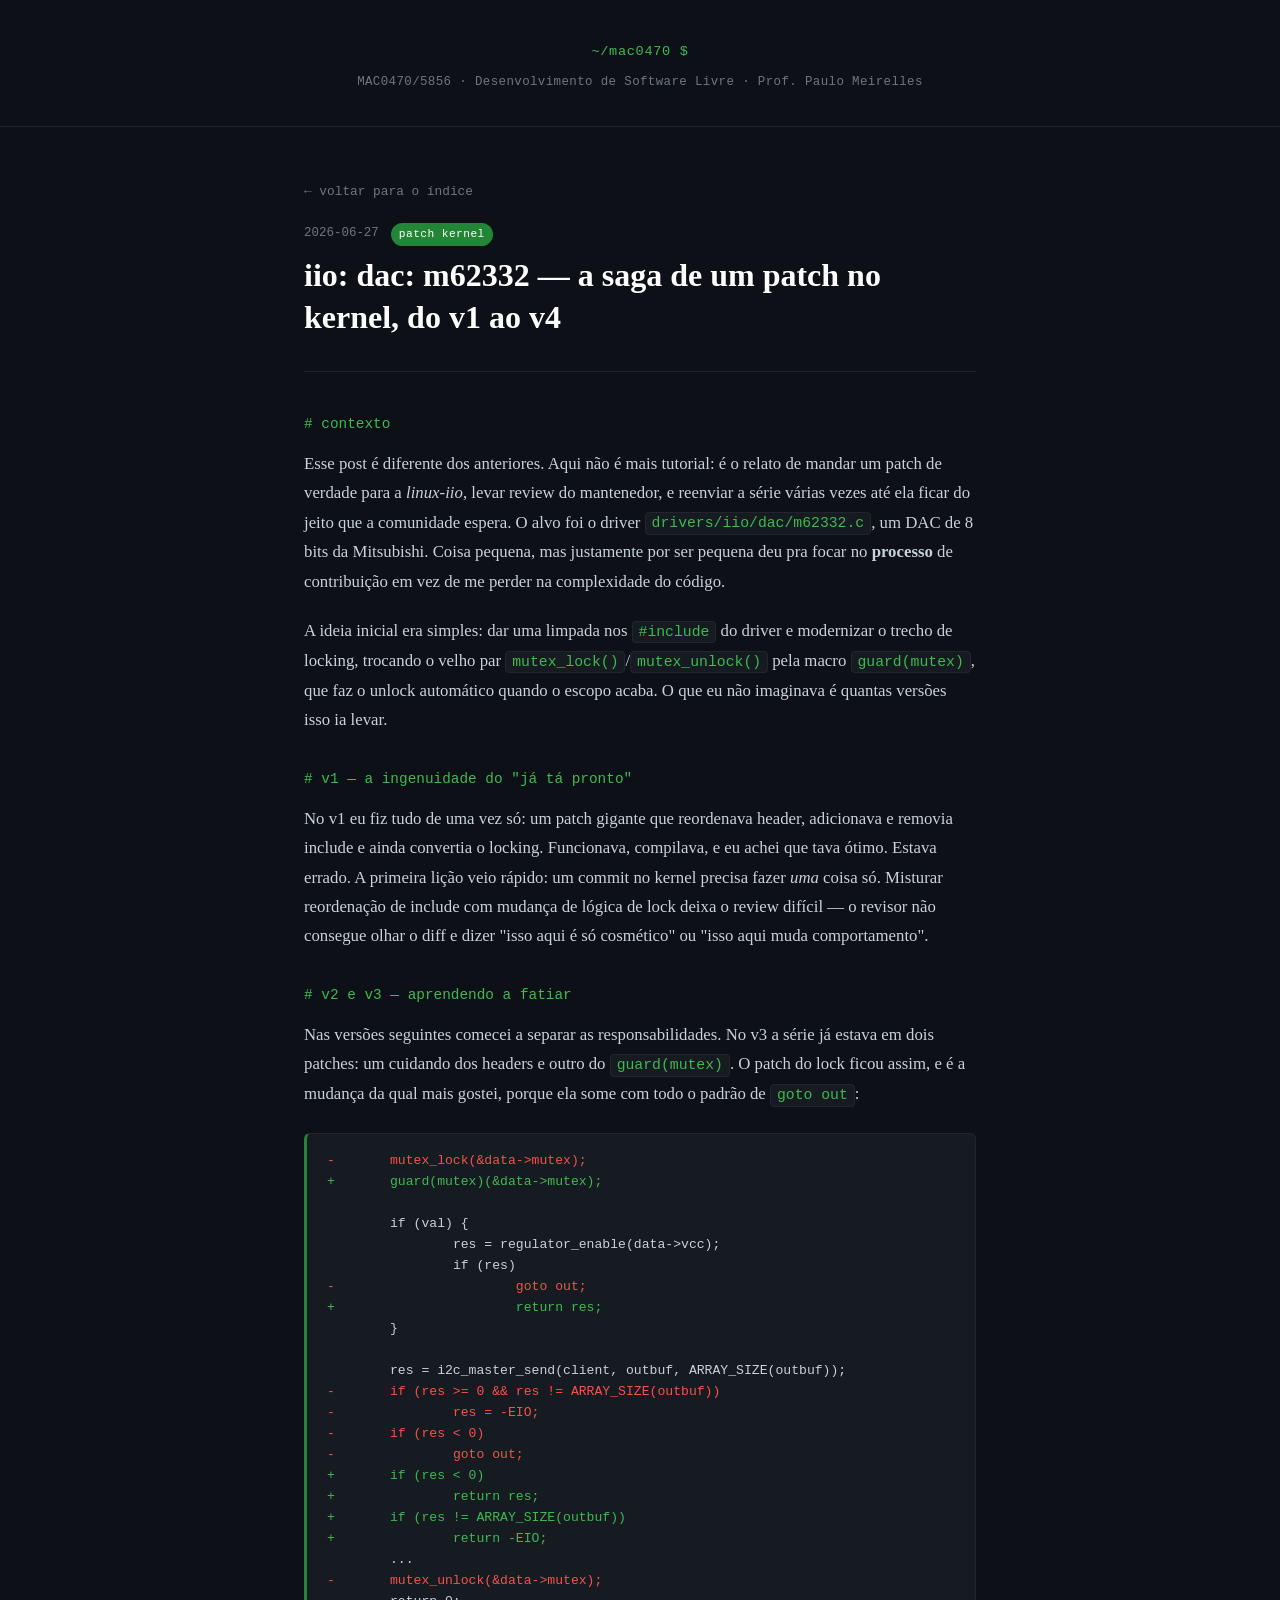
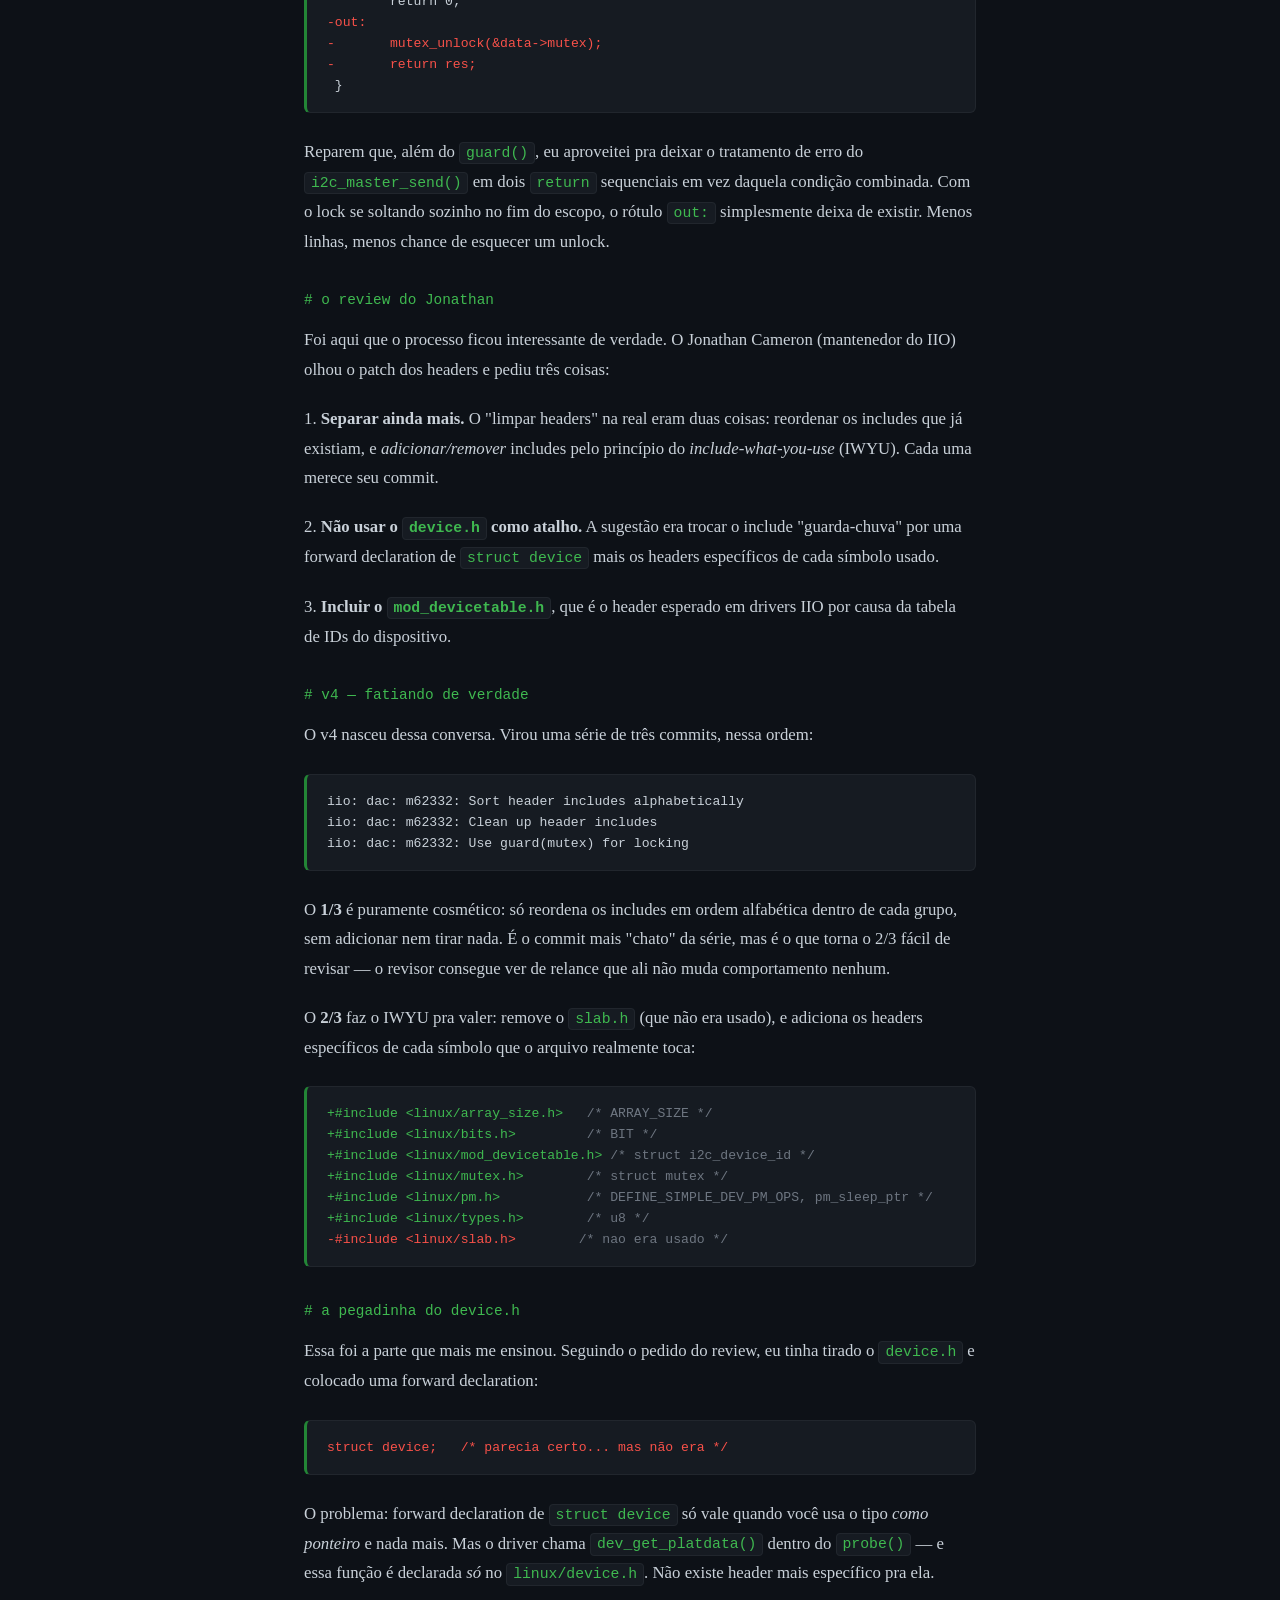
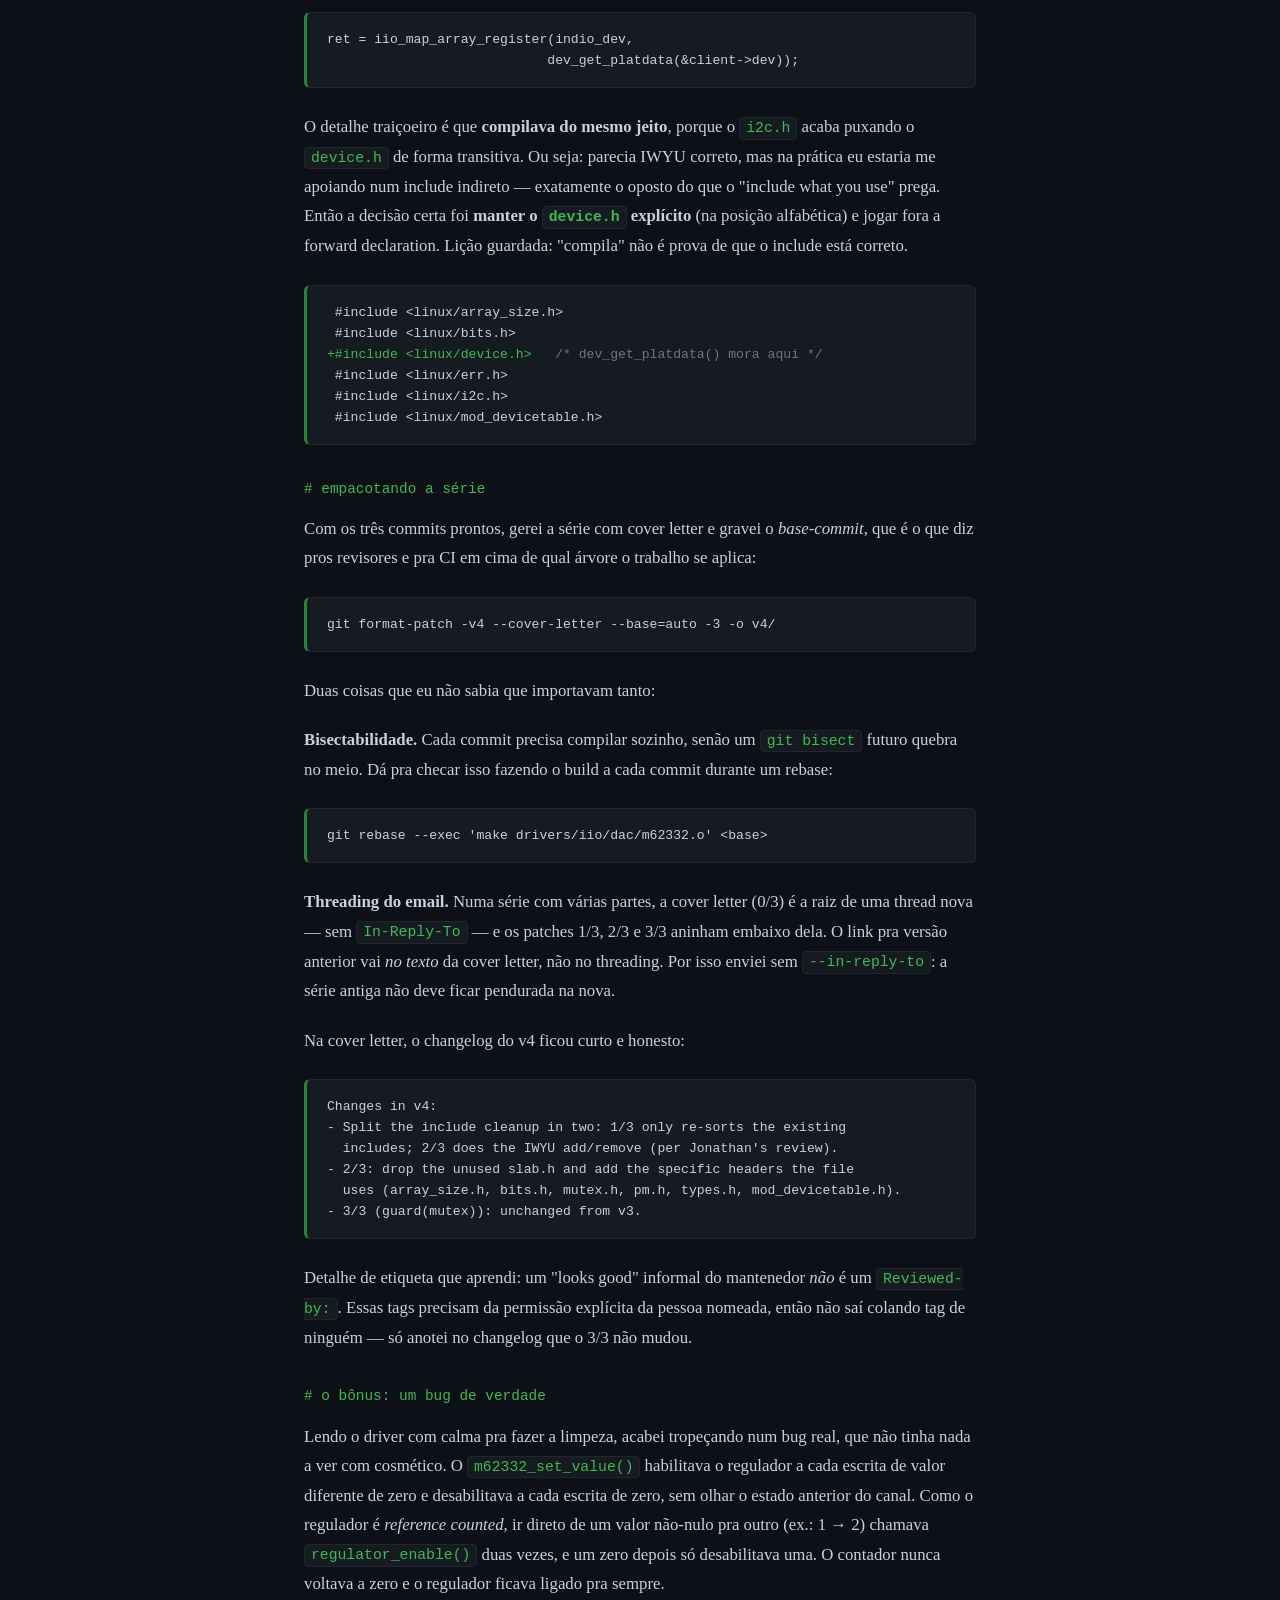
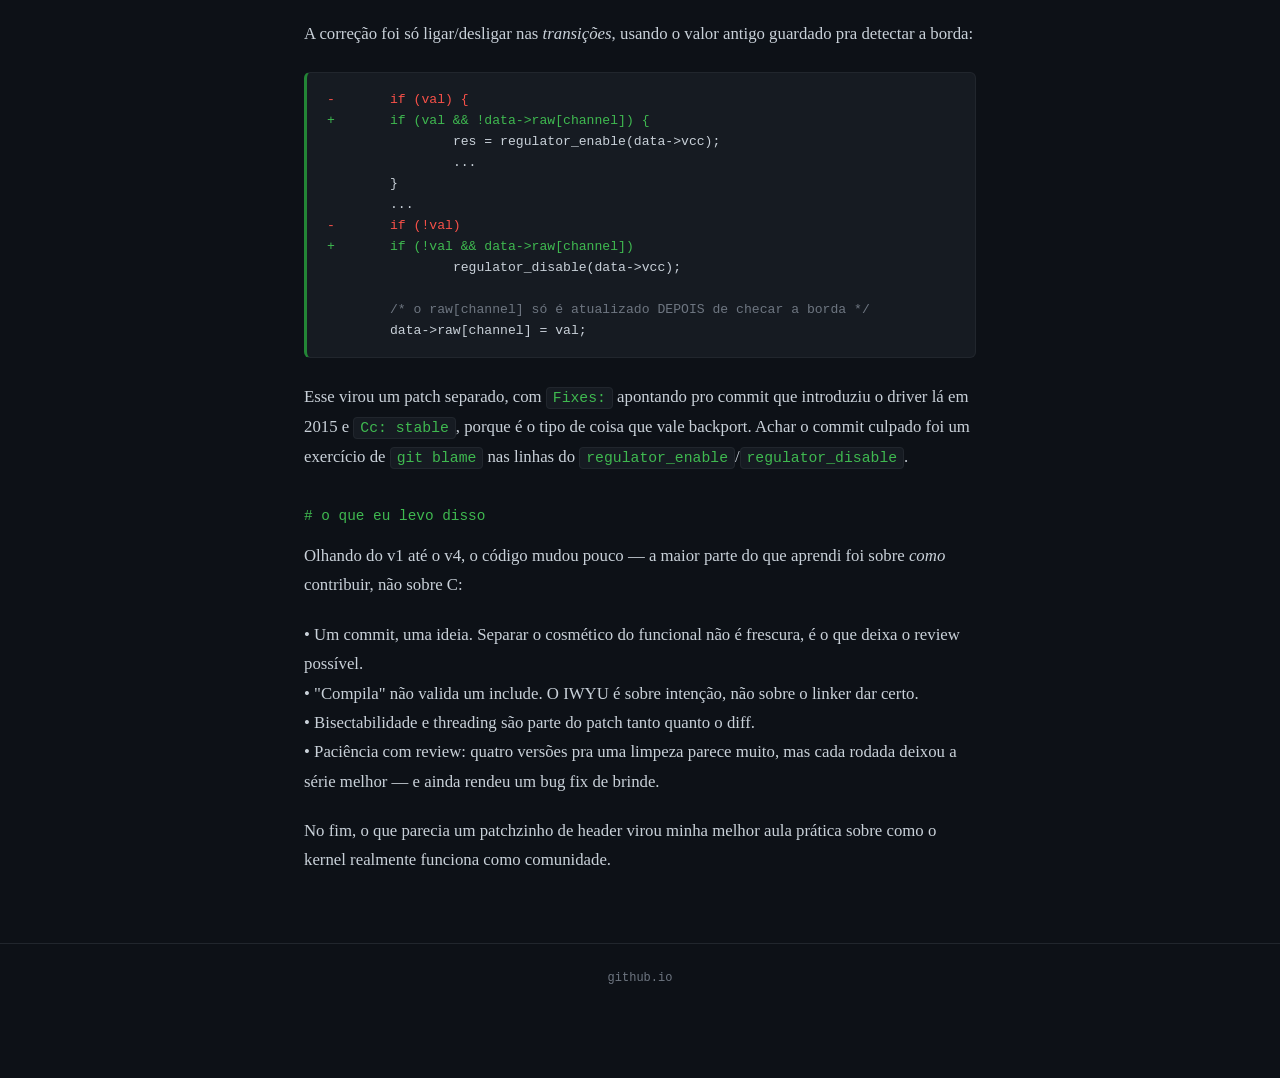
<file: posts/patch-m62332.html>
<!DOCTYPE html>
<html lang="pt-BR">
<head>
  <meta charset="UTF-8" />
  <meta name="viewport" content="width=device-width, initial-scale=1.0"/>
  <title>iio: dac: m62332 — do v1 ao v4 — MAC0470/5856</title>
  <link rel="stylesheet" href="../style.css" />
</head>
<body>
  <header>
    <div class="header-inner">
      <span class="prompt">~/mac0470 $</span>

      <p class="subtitle">MAC0470/5856 · Desenvolvimento de Software Livre · Prof. Paulo Meirelles</p>
    </div>
  </header>

  <main>
    <article>
      <div class="post-header">
        <a href="../index.html" class="back-link">← voltar para o índice</a>
        <div class="post-meta">
          <span class="date">2026-06-27</span>
          <span class="tag">patch kernel</span>
        </div>
        <h1>iio: dac: m62332 — a saga de um patch no kernel, do v1 ao v4</h1>
      </div>

      <div class="post-content">

        <h2># contexto</h2>
        <p>
          Esse post é diferente dos anteriores. Aqui não é mais tutorial: é o relato de
          mandar um patch de verdade para a <em>linux-iio</em>, levar review do mantenedor,
          e reenviar a série várias vezes até ela ficar do jeito que a comunidade espera.
          O alvo foi o driver <code>drivers/iio/dac/m62332.c</code>, um DAC de 8 bits da
          Mitsubishi. Coisa pequena, mas justamente por ser pequena deu pra focar no
          <strong>processo</strong> de contribuição em vez de me perder na complexidade do código.
        </p>
        <p>
          A ideia inicial era simples: dar uma limpada nos <code>#include</code> do driver e
          modernizar o trecho de locking, trocando o velho par
          <code>mutex_lock()</code>/<code>mutex_unlock()</code> pela macro <code>guard(mutex)</code>,
          que faz o unlock automático quando o escopo acaba. O que eu não imaginava é quantas
          versões isso ia levar.

        <h2># v1 — a ingenuidade do "já tá pronto"</h2>
        <p>
          No v1 eu fiz tudo de uma vez só: um patch gigante que reordenava header, adicionava
          e removia include e ainda convertia o locking. Funcionava, compilava, e eu achei que
          tava ótimo. Estava errado. A primeira lição veio rápido: um commit no kernel precisa
          fazer <em>uma</em> coisa só. Misturar reordenação de include com mudança de lógica de
          lock deixa o review difícil — o revisor não consegue olhar o diff e dizer "isso aqui é
          só cosmético" ou "isso aqui muda comportamento".
        </p>

        <h2># v2 e v3 — aprendendo a fatiar</h2>
        <p>
          Nas versões seguintes comecei a separar as responsabilidades. No v3 a série já estava
          em dois patches: um cuidando dos headers e outro do <code>guard(mutex)</code>. O patch
          do lock ficou assim, e é a mudança da qual mais gostei, porque ela some com todo o
          padrão de <code>goto out</code>:
        </p>
        <pre><code><span class="del">-	mutex_lock(&amp;data-&gt;mutex);</span>
<span class="add">+	guard(mutex)(&amp;data-&gt;mutex);</span>

 	if (val) {
 		res = regulator_enable(data-&gt;vcc);
 		if (res)
<span class="del">-			goto out;</span>
<span class="add">+			return res;</span>
 	}

 	res = i2c_master_send(client, outbuf, ARRAY_SIZE(outbuf));
<span class="del">-	if (res &gt;= 0 &amp;&amp; res != ARRAY_SIZE(outbuf))</span>
<span class="del">-		res = -EIO;</span>
<span class="del">-	if (res &lt; 0)</span>
<span class="del">-		goto out;</span>
<span class="add">+	if (res &lt; 0)</span>
<span class="add">+		return res;</span>
<span class="add">+	if (res != ARRAY_SIZE(outbuf))</span>
<span class="add">+		return -EIO;</span>
 	...
<span class="del">-	mutex_unlock(&amp;data-&gt;mutex);</span>
 	return 0;
<span class="del">-out:</span>
<span class="del">-	mutex_unlock(&amp;data-&gt;mutex);</span>
<span class="del">-	return res;</span>
 }</code></pre>
        <p>
          Reparem que, além do <code>guard()</code>, eu aproveitei pra deixar o tratamento de erro
          do <code>i2c_master_send()</code> em dois <code>return</code> sequenciais em vez daquela
          condição combinada. Com o lock se soltando sozinho no fim do escopo, o rótulo
          <code>out:</code> simplesmente deixa de existir. Menos linhas, menos chance de esquecer
          um unlock.
        </p>

        <h2># o review do Jonathan</h2>
        <p>
          Foi aqui que o processo ficou interessante de verdade. O Jonathan Cameron (mantenedor
          do IIO) olhou o patch dos headers e pediu três coisas:
        </p>
        <p>
          1. <strong>Separar ainda mais.</strong> O "limpar headers" na real eram duas coisas:
          reordenar os includes que já existiam, e <em>adicionar/remover</em> includes pelo
          princípio do <em>include-what-you-use</em> (IWYU). Cada uma merece seu commit.
        </p>
        <p>
          2. <strong>Não usar o <code>device.h</code> como atalho.</strong> A sugestão era trocar
          o include "guarda-chuva" por uma forward declaration de <code>struct device</code> mais
          os headers específicos de cada símbolo usado.
        </p>
        <p>
          3. <strong>Incluir o <code>mod_devicetable.h</code></strong>, que é o header esperado em
          drivers IIO por causa da tabela de IDs do dispositivo.
        </p>

        <h2># v4 — fatiando de verdade</h2>
        <p>
          O v4 nasceu dessa conversa. Virou uma série de três commits, nessa ordem:
        </p>
        <pre><code>iio: dac: m62332: Sort header includes alphabetically
iio: dac: m62332: Clean up header includes
iio: dac: m62332: Use guard(mutex) for locking</code></pre>
        <p>
          O <strong>1/3</strong> é puramente cosmético: só reordena os includes em ordem
          alfabética dentro de cada grupo, sem adicionar nem tirar nada. É o commit mais "chato"
          da série, mas é o que torna o 2/3 fácil de revisar — o revisor consegue ver de relance
          que ali não muda comportamento nenhum.
        </p>
        <p>
          O <strong>2/3</strong> faz o IWYU pra valer: remove o <code>slab.h</code> (que não era
          usado), e adiciona os headers específicos de cada símbolo que o arquivo realmente toca:
        </p>
        <pre><code><span class="add">+#include &lt;linux/array_size.h&gt;</span>   <span class="cmt">/* ARRAY_SIZE */</span>
<span class="add">+#include &lt;linux/bits.h&gt;</span>         <span class="cmt">/* BIT */</span>
<span class="add">+#include &lt;linux/mod_devicetable.h&gt;</span> <span class="cmt">/* struct i2c_device_id */</span>
<span class="add">+#include &lt;linux/mutex.h&gt;</span>        <span class="cmt">/* struct mutex */</span>
<span class="add">+#include &lt;linux/pm.h&gt;</span>           <span class="cmt">/* DEFINE_SIMPLE_DEV_PM_OPS, pm_sleep_ptr */</span>
<span class="add">+#include &lt;linux/types.h&gt;</span>        <span class="cmt">/* u8 */</span>
<span class="del">-#include &lt;linux/slab.h&gt;</span>        <span class="cmt">/* nao era usado */</span></code></pre>

        <h2># a pegadinha do device.h</h2>
        <p>
          Essa foi a parte que mais me ensinou. Seguindo o pedido do review, eu tinha tirado o
          <code>device.h</code> e colocado uma forward declaration:
        </p>
        <pre><code><span class="del">struct device;   /* parecia certo... mas não era */</span></code></pre>
        <p>
          O problema: forward declaration de <code>struct device</code> só vale quando você usa
          o tipo <em>como ponteiro</em> e nada mais. Mas o driver chama
          <code>dev_get_platdata()</code> dentro do <code>probe()</code> — e essa função é
          declarada <em>só</em> no <code>linux/device.h</code>. Não existe header mais específico
          pra ela.
        </p>
        <pre><code>ret = iio_map_array_register(indio_dev,
                            dev_get_platdata(&amp;client-&gt;dev));</code></pre>
        <p>
          O detalhe traiçoeiro é que <strong>compilava do mesmo jeito</strong>, porque o
          <code>i2c.h</code> acaba puxando o <code>device.h</code> de forma transitiva. Ou seja:
          parecia IWYU correto, mas na prática eu estaria me apoiando num include indireto — exatamente
          o oposto do que o "include what you use" prega. Então a decisão certa foi
          <strong>manter o <code>device.h</code> explícito</strong> (na posição alfabética) e
          jogar fora a forward declaration. Lição guardada: "compila" não é prova de que o include
          está correto.
        </p>
        <pre><code> #include &lt;linux/array_size.h&gt;
 #include &lt;linux/bits.h&gt;
<span class="add">+#include &lt;linux/device.h&gt;</span>   <span class="cmt">/* dev_get_platdata() mora aqui */</span>
 #include &lt;linux/err.h&gt;
 #include &lt;linux/i2c.h&gt;
 #include &lt;linux/mod_devicetable.h&gt;</code></pre>

        <h2># empacotando a série</h2>
        <p>
          Com os três commits prontos, gerei a série com cover letter e gravei o
          <em>base-commit</em>, que é o que diz pros revisores e pra CI em cima de qual árvore o
          trabalho se aplica:
        </p>
        <pre><code>git format-patch -v4 --cover-letter --base=auto -3 -o v4/</code></pre>
        <p>
          Duas coisas que eu não sabia que importavam tanto:
        </p>
        <p>
          <strong>Bisectabilidade.</strong> Cada commit precisa compilar sozinho, senão um
          <code>git bisect</code> futuro quebra no meio. Dá pra checar isso fazendo o build a cada
          commit durante um rebase:
        </p>
        <pre><code>git rebase --exec 'make drivers/iio/dac/m62332.o' &lt;base&gt;</code></pre>
        <p>
          <strong>Threading do email.</strong> Numa série com várias partes, a cover letter (0/3)
          é a raiz de uma thread nova — sem <code>In-Reply-To</code> — e os patches 1/3, 2/3 e 3/3
          aninham embaixo dela. O link pra versão anterior vai <em>no texto</em> da cover letter,
          não no threading. Por isso enviei sem <code>--in-reply-to</code>: a série antiga não deve
          ficar pendurada na nova.
        </p>
        <p>
          Na cover letter, o changelog do v4 ficou curto e honesto:
        </p>
        <pre><code>Changes in v4:
- Split the include cleanup in two: 1/3 only re-sorts the existing
  includes; 2/3 does the IWYU add/remove (per Jonathan's review).
- 2/3: drop the unused slab.h and add the specific headers the file
  uses (array_size.h, bits.h, mutex.h, pm.h, types.h, mod_devicetable.h).
- 3/3 (guard(mutex)): unchanged from v3.</code></pre>
        <p>
          Detalhe de etiqueta que aprendi: um "looks good" informal do mantenedor <em>não</em> é um
          <code>Reviewed-by:</code>. Essas tags precisam da permissão explícita da pessoa nomeada,
          então não saí colando tag de ninguém — só anotei no changelog que o 3/3 não mudou.
        </p>

        <h2># o bônus: um bug de verdade</h2>
        <p>
          Lendo o driver com calma pra fazer a limpeza, acabei tropeçando num bug real, que não
          tinha nada a ver com cosmético. O <code>m62332_set_value()</code> habilitava o regulador
          a cada escrita de valor diferente de zero e desabilitava a cada escrita de zero, sem
          olhar o estado anterior do canal. Como o regulador é <em>reference counted</em>, ir
          direto de um valor não-nulo pra outro (ex.: 1 → 2) chamava <code>regulator_enable()</code>
          duas vezes, e um zero depois só desabilitava uma. O contador nunca voltava a zero e o
          regulador ficava ligado pra sempre.
        </p>
        <p>
          A correção foi só ligar/desligar nas <em>transições</em>, usando o valor antigo
          guardado pra detectar a borda:
        </p>
        <pre><code><span class="del">-	if (val) {</span>
<span class="add">+	if (val &amp;&amp; !data-&gt;raw[channel]) {</span>
 		res = regulator_enable(data-&gt;vcc);
 		...
 	}
 	...
<span class="del">-	if (!val)</span>
<span class="add">+	if (!val &amp;&amp; data-&gt;raw[channel])</span>
 		regulator_disable(data-&gt;vcc);

<span class="cmt"> 	/* o raw[channel] só é atualizado DEPOIS de checar a borda */</span>
 	data-&gt;raw[channel] = val;</code></pre>
        <p>
          Esse virou um patch separado, com <code>Fixes:</code> apontando pro commit que introduziu
          o driver lá em 2015 e <code>Cc: stable</code>, porque é o tipo de coisa que vale
          backport. Achar o commit culpado foi um exercício de <code>git blame</code> nas linhas
          do <code>regulator_enable</code>/<code>regulator_disable</code>.
        </p>

        <h2># o que eu levo disso</h2>
        <p>
          Olhando do v1 até o v4, o código mudou pouco — a maior parte do que aprendi foi sobre
          <em>como</em> contribuir, não sobre C:
        </p>
        <p>
          • Um commit, uma ideia. Separar o cosmético do funcional não é frescura, é o que
          deixa o review possível.<br/>
          • "Compila" não valida um include. O IWYU é sobre intenção, não sobre o linker dar certo.<br/>
          • Bisectabilidade e threading são parte do patch tanto quanto o diff.<br/>
          • Paciência com review: quatro versões pra uma limpeza parece muito, mas cada rodada
          deixou a série melhor — e ainda rendeu um bug fix de brinde.
        </p>
        <p>
          No fim, o que parecia um patchzinho de header virou minha melhor aula prática sobre
          como o kernel realmente funciona como comunidade.
        </p>
      </div>
    </article>
  </main>

  <footer>
    <p><a href="https://github.com" target="_blank">github.io</a></p>
  </footer>
</body>
</html>
</file>
<file: style.css>
/* ===== RESET & BASE ===== */
*, *::before, *::after {
  box-sizing: border-box;
  margin: 0;
  padding: 0;
}

:root {
  --bg:        #0d1117;
  --surface:   #161b22;
  --border:    #21262d;
  --green:     #3fb950;
  --green-dim: #238636;
  --text:      #c9d1d9;
  --muted:     #6e7681;
  --accent:    #58a6ff;
  --radius:    6px;
  --font-mono: 'JetBrains Mono', 'Fira Code', 'Courier New', monospace;
  --font-body: 'Georgia', 'Times New Roman', serif;
}

html { scroll-behavior: smooth; }

body {
  background-color: var(--bg);
  color: var(--text);
  font-family: var(--font-body);
  font-size: 1.05rem;
  line-height: 1.75;
  min-height: 100vh;
  display: flex;
  flex-direction: column;
}

a {
  color: var(--accent);
  text-decoration: none;
}
a:hover { text-decoration: underline; }

/* ===== HEADER ===== */
header {
  border-bottom: 1px solid var(--border);
  padding: 2.5rem 1.5rem 2rem;
  text-align: center;
}

.header-inner {
  max-width: 720px;
  margin: 0 auto;
}

.prompt {
  font-family: var(--font-mono);
  color: var(--green);
  font-size: 0.85rem;
  display: block;
  margin-bottom: 0.5rem;
  letter-spacing: 0.05em;
}

header h1 {
  font-family: var(--font-mono);
  font-size: clamp(1.6rem, 4vw, 2.4rem);
  font-weight: 700;
  color: #fff;
  letter-spacing: -0.02em;
  margin-bottom: 0.4rem;
}

.subtitle {
  font-family: var(--font-mono);
  font-size: 0.78rem;
  color: var(--muted);
  letter-spacing: 0.03em;
}

/* ===== MAIN ===== */
main {
  flex: 1;
  max-width: 720px;
  margin: 0 auto;
  padding: 3rem 1.5rem;
  width: 100%;
}

.section-title {
  font-family: var(--font-mono);
  color: var(--green);
  font-size: 0.9rem;
  font-weight: 400;
  letter-spacing: 0.04em;
  margin-bottom: 2rem;
}

/* ===== POST CARD ===== */
.post-card {
  background: var(--surface);
  border: 1px solid var(--border);
  border-radius: var(--radius);
  padding: 1.5rem 1.75rem;
  margin-bottom: 1.25rem;
  transition: border-color 0.2s, transform 0.15s;
}

.post-card:hover {
  border-color: var(--accent);
  transform: translateY(-2px);
}

.post-meta {
  display: flex;
  align-items: center;
  gap: 0.75rem;
  margin-bottom: 0.6rem;
}

.date {
  font-family: var(--font-mono);
  font-size: 0.78rem;
  color: var(--muted);
}

.tag {
  font-family: var(--font-mono);
  font-size: 0.7rem;
  background: var(--green-dim);
  color: #fff;
  padding: 0.1rem 0.5rem;
  border-radius: 20px;
  letter-spacing: 0.04em;
}

.post-card h3 {
  font-size: 1.15rem;
  font-weight: 700;
  margin-bottom: 0.5rem;
  color: #fff;
}

.post-card h3 a { color: inherit; }
.post-card h3 a:hover { color: var(--accent); text-decoration: none; }

.excerpt {
  color: var(--muted);
  font-size: 0.95rem;
  margin-bottom: 1rem;
}

.read-more {
  font-family: var(--font-mono);
  font-size: 0.8rem;
  color: var(--accent);
}

/* ===== POST PAGE ===== */
.post-header {
  margin-bottom: 2.5rem;
  padding-bottom: 1.5rem;
  border-bottom: 1px solid var(--border);
}

.back-link {
  font-family: var(--font-mono);
  font-size: 0.8rem;
  color: var(--muted);
  display: inline-block;
  margin-bottom: 1.25rem;
}
.back-link:hover { color: var(--accent); text-decoration: none; }

.post-header h1 {
  font-size: clamp(1.4rem, 4vw, 2rem);
  color: #fff;
  margin-bottom: 0.5rem;
  line-height: 1.3;
}

.post-content {
  color: var(--text);
}

.post-content h2 {
  font-family: var(--font-mono);
  color: var(--green);
  font-size: 0.9rem;
  font-weight: 400;
  margin: 2rem 0 0.75rem;
}

.post-content p {
  margin-bottom: 1.25rem;
}

.post-content code {
  font-family: var(--font-mono);
  background: var(--surface);
  border: 1px solid var(--border);
  padding: 0.15em 0.4em;
  border-radius: 4px;
  font-size: 0.88em;
  color: var(--green);
}

.post-content pre {
  background: var(--surface);
  border: 1px solid var(--border);
  border-left: 3px solid var(--green-dim);
  border-radius: var(--radius);
  padding: 1rem 1.25rem;
  margin: 1.5rem 0;
  overflow-x: auto;
  font-size: 0.82rem;
  line-height: 1.6;
}

.post-content pre code {
  background: none;
  border: none;
  padding: 0;
  font-size: inherit;
  color: var(--text);
  white-space: pre;
}

.post-content pre .add { color: var(--green); }
.post-content pre .del { color: #f85149; }
.post-content pre .cmt { color: var(--muted); }

.post-content .callout {
  background: var(--surface);
  border-left: 3px solid var(--accent);
  padding: 1rem 1.25rem;
  border-radius: 0 var(--radius) var(--radius) 0;
  margin: 1.5rem 0;
  font-size: 0.95rem;
  color: var(--muted);
}

/* ===== FOOTER ===== */
footer {
  border-top: 1px solid var(--border);
  text-align: center;
  padding: 1.5rem;
  font-family: var(--font-mono);
  font-size: 0.75rem;
  color: var(--muted);
}

footer a { color: var(--muted); }
footer a:hover { color: var(--accent); }

/* ===== RESPONSIVE ===== */
@media (max-width: 480px) {
  .post-card { padding: 1.1rem 1.25rem; }
}
</file>
